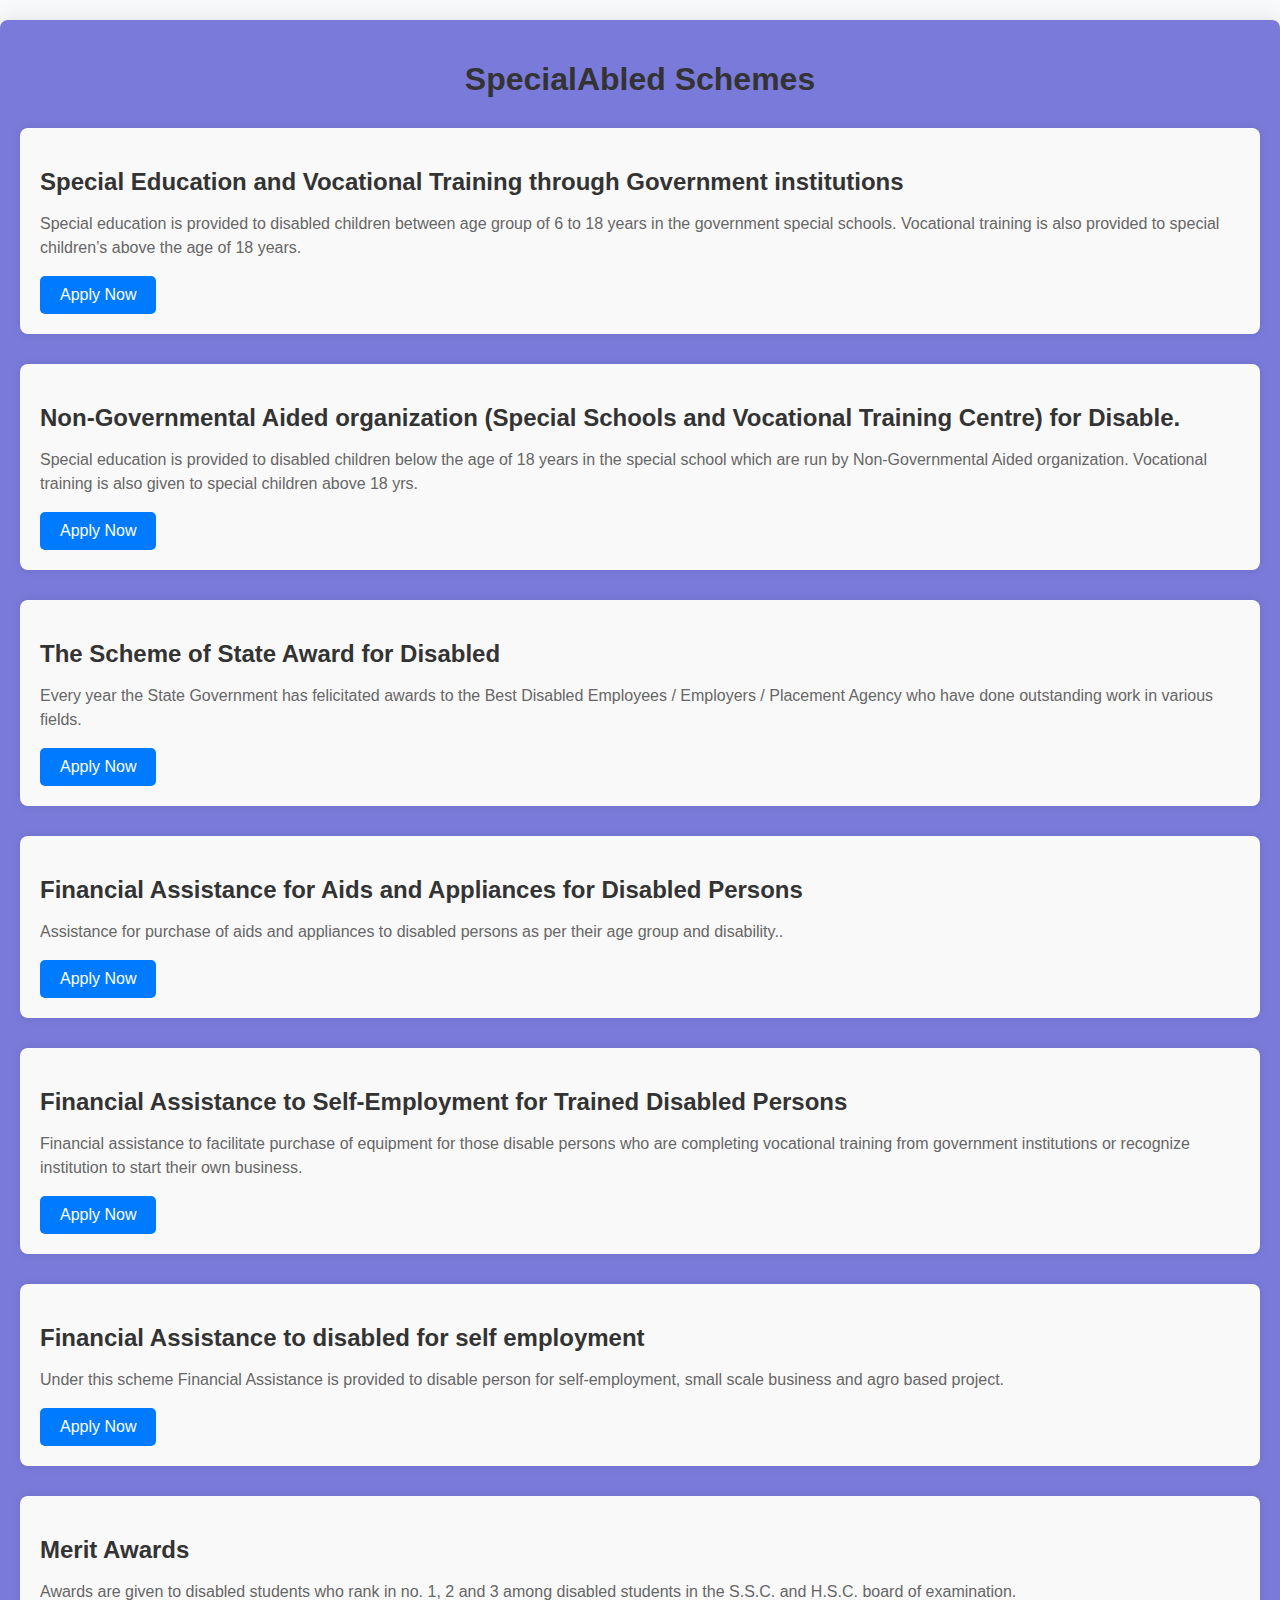
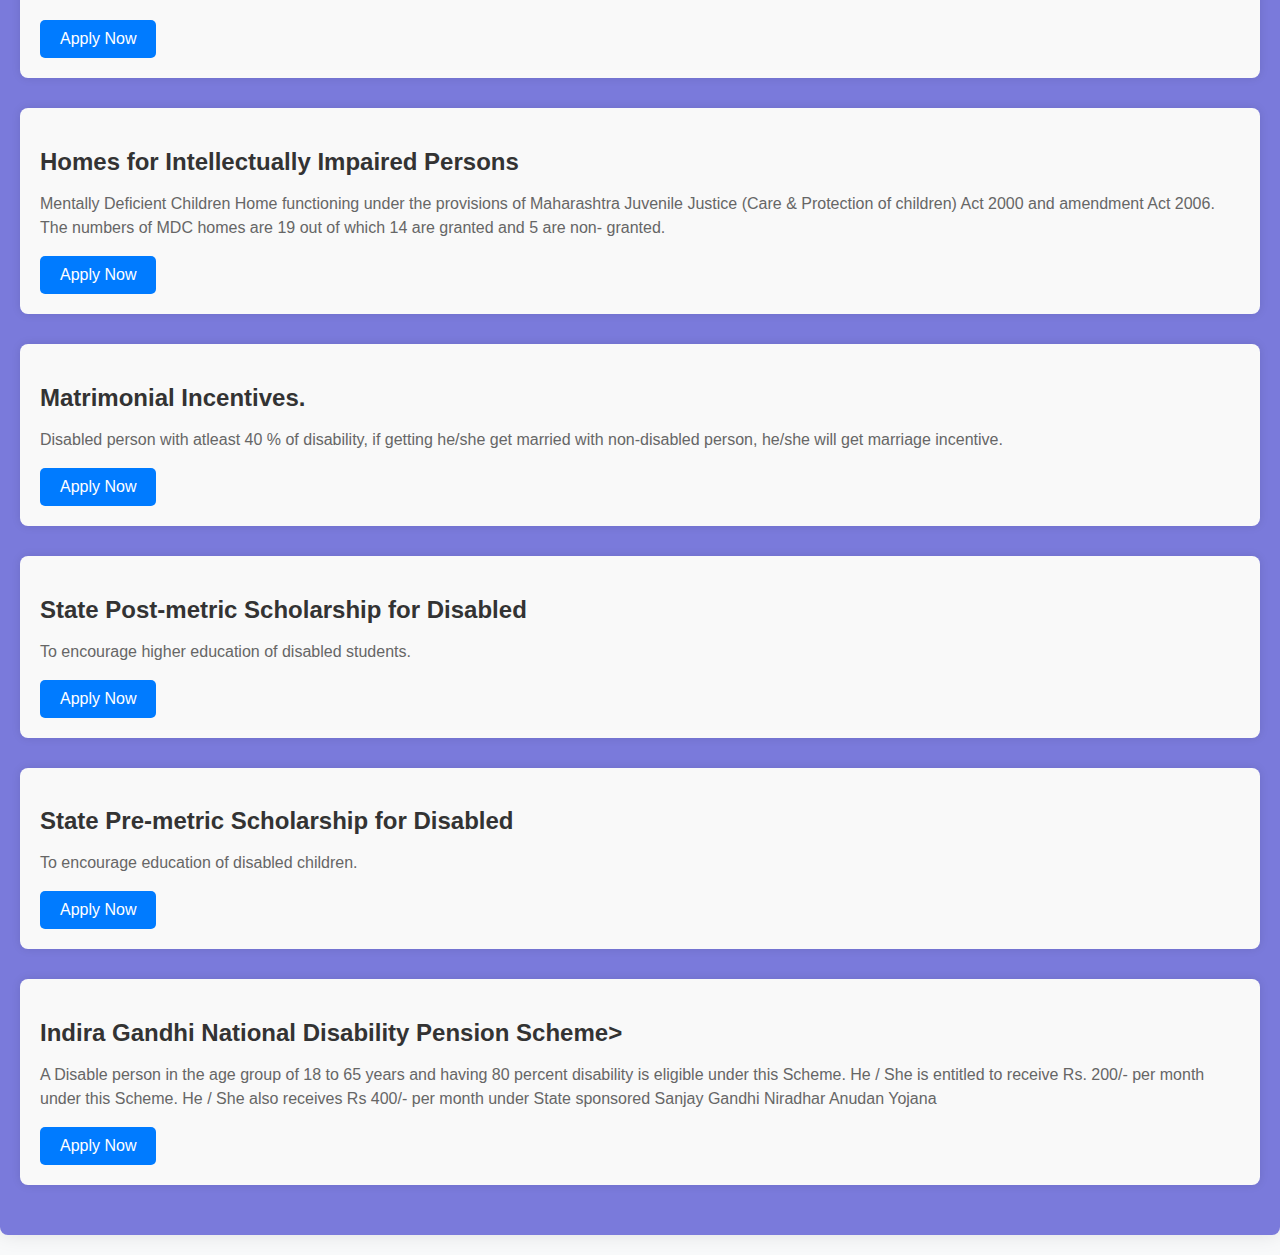
<file: allschemes/main/abled.html>
<!DOCTYPE html>
<html lang="en">
<head>
<meta charset="UTF-8">
<meta name="viewport" content="width=device-width, initial-scale=1.0">
<title>SpecialAbled Schemes</title>
<style>
body {
    font-family: Arial, sans-serif;
    background-color: #f8f9fa;
    margin: 0;
    padding: 0;
}

.container {
    max-width: 1470px;
    margin: 20px auto;
    padding: 20px;
    background-color: #7a7adb;
    border-radius: 8px;
    box-shadow: 0 0 20px rgba(0, 0, 0, 0.1);
}

h1 {
    color: #333;
    text-align: center;
    margin-bottom: 30px;
}
h2{
    text-decoration: none;
}

.scheme {
    margin-bottom: 30px;
    padding: 20px;
    background-color: #f9f9f9;
    border-radius: 8px;
    box-shadow: 0 0 10px rgba(0, 0, 0, 0.1);
    transition: transform 0.3s ease;
}

.scheme:hover {
    transform: translateY(-5px);
}

.scheme h2 {
    color: #333;
    margin-bottom: 10px;
}

.scheme p {
    color: #666;
    line-height: 1.5;
}

/* Button Style */
.button {
    display: inline-block;
    padding: 10px 20px;
    background-color: #007bff;
    color: #fff;
    text-decoration: none;
    border-radius: 5px;
    transition: background-color 0.3s ease;
}

.button:hover {
    background-color: #0056b3;
}


</style>
</head>
<body>

<div class="container">
    <h1>SpecialAbled Schemes</h1>
    
    <div class="scheme">
        <h2>Special Education and Vocational Training through Government institutions</h2>
        <p>Special education is provided to disabled children between age group of 6 to 18 years in the government special schools. Vocational training is also provided to special children’s above the age of 18 years.</p>
        <a href="https://www.myscheme.gov.in/schemes/sevtgi" class="button">Apply Now</a>
    </div>
    
    <div class="scheme">
        <h2>Non-Governmental Aided organization (Special Schools and Vocational Training Centre) for Disable. </h2>
        <p>Special education is provided to disabled children below the age of 18 years in the special school which are run by Non-Governmental Aided organization. Vocational training is also given to special children above 18 yrs.</p>
        <a href="https://www.myscheme.gov.in/schemes/ngaossandvtd" class="button">Apply Now</a>
    </div>
    
    <div class="scheme">
        <h2>The Scheme of State Award for Disabled</h2>
        <p>Every year the State Government has felicitated awards to the Best Disabled Employees / Employers / Placement Agency who have done outstanding work in various fields.</p>
        <a href="https://www.myscheme.gov.in/schemes/tssad" class="button">Apply Now</a>
    </div>
    
    <div class="scheme">
        <h2>Financial Assistance for Aids and Appliances for Disabled Persons</h2>
        <p>Assistance for purchase of aids and appliances to disabled persons as per their age group and disability..</p>
        <a href="https://www.myscheme.gov.in/schemes/faaadp" class="button">Apply Now</a>
    </div>

    <div class="scheme">
        <h2>Financial Assistance to Self-Employment for Trained Disabled Persons</h2>
        <p>Financial assistance to facilitate purchase of equipment for those disable persons who are completing vocational training from government institutions or recognize institution to start their own business.</p>
        <a href="https://www.myscheme.gov.in/schemes/fasetdp" class="button">Apply Now</a>
    </div>
    
    <div class="scheme">
        <h2>Financial Assistance to disabled for self employment</h2>
        <p> Under this scheme Financial Assistance is provided to disable person for self-employment, small scale business and agro based project.</p>
        <a href="https://www.myscheme.gov.in/schemes/fadse" class="button">Apply Now</a>
    </div>
    
    <div class="scheme">
        <h2>Merit Awards</h2>
        <p>Awards are given to disabled students who rank in no. 1, 2 and 3 among disabled students in the S.S.C. and H.S.C. board of examination.</p>
        <a href="https://www.myscheme.gov.in/schemes/ma-maha" class="button">Apply Now</a>
    </div>
    
    <div class="scheme">
        <h2>Homes for Intellectually Impaired Persons</h2>
        <p>Mentally Deficient Children Home functioning under the provisions of Maharashtra Juvenile Justice (Care & Protection of children) Act 2000 and amendment Act 2006. The numbers of MDC homes are 19 out of which 14 are granted and 5 are non- granted.</p>
        <a href="https://www.myscheme.gov.in/schemes/hiip" class="button">Apply Now</a>
    </div>
    
    <div class="scheme">
        <h2>Matrimonial Incentives.</h2>
        <p>Disabled person with atleast 40 % of disability, if getting he/she get married with non-disabled person, he/she will get marriage incentive.</p>
        <a href="https://www.myscheme.gov.in/schemes/mi-maha" class="button">Apply Now</a>
    </div>
    
    <div class="scheme">
        <h2>State Post-metric Scholarship for Disabled</h2>
        <p>To encourage higher education of disabled students.</p>
        <a href="https://www.myscheme.gov.in/schemes/spmsd" class="button">Apply Now</a>
    </div>
    
    <div class="scheme">
        <h2>State Pre-metric Scholarship for Disabled</h2>
        <p>To encourage education of disabled children.</p>
        <a href="https://www.myscheme.gov.in/schemes/spremsd" class="button">Apply Now</a>
    </div>
    
    <div class="scheme">
        <h2>Indira Gandhi National Disability Pension Scheme></h2>
        <p>A Disable person in the age group of 18 to 65 years and having 80 percent disability is eligible under this Scheme. He / She is entitled to receive Rs. 200/- per month under this Scheme. He / She also receives Rs 400/- per month under State sponsored Sanjay Gandhi Niradhar Anudan Yojana</p>
        <a href="https://digilocker.meripehchaan.gov.in/signin/oauth_partner/%252Foauth2%252F1%252Fconsent%253Flogo%253D1679484337_logo.png%2526acr%253Daadhaar%252Bmobile%2526response_type%253Dcode%2526client_id%253DJN4A657B18%2526state%253Dmyscheme%2526redirect_uri%253Dhttps%25253A%25252F%25252Fwww.myscheme.gov.in%25252Fapi%25252Fauth%25252Fdigilocker%25252Fcallback%2526code_challenge%253DZjk3NzU4NzUyZTY3YzhmMWRjYWVmMTc2MWNlYzAwMWQ2MDBiNjhmZDQ3M2E1MDgwMjE5OTVlY2MzNGQzZjZkYQ%2526code_challenge_method%253DS256%2526scope%253Dopenid%252Baddress%252Bpicture%2526orgid%253D018015%2526txn%253D6615765524f01oauth21712682581%2526hashkey%253D3fccc0f450cc0ee463519d785cc6c1421582f86b15894bd873a9de9dbbef0b5a%2526requst_pdf%253DY%2526app_name%253DbXlzY2hlbWU%25253D%2526signup%253Dsignup" class="button">Apply Now</a>
    </div>
    

</div>

</body>
</html>
</file>
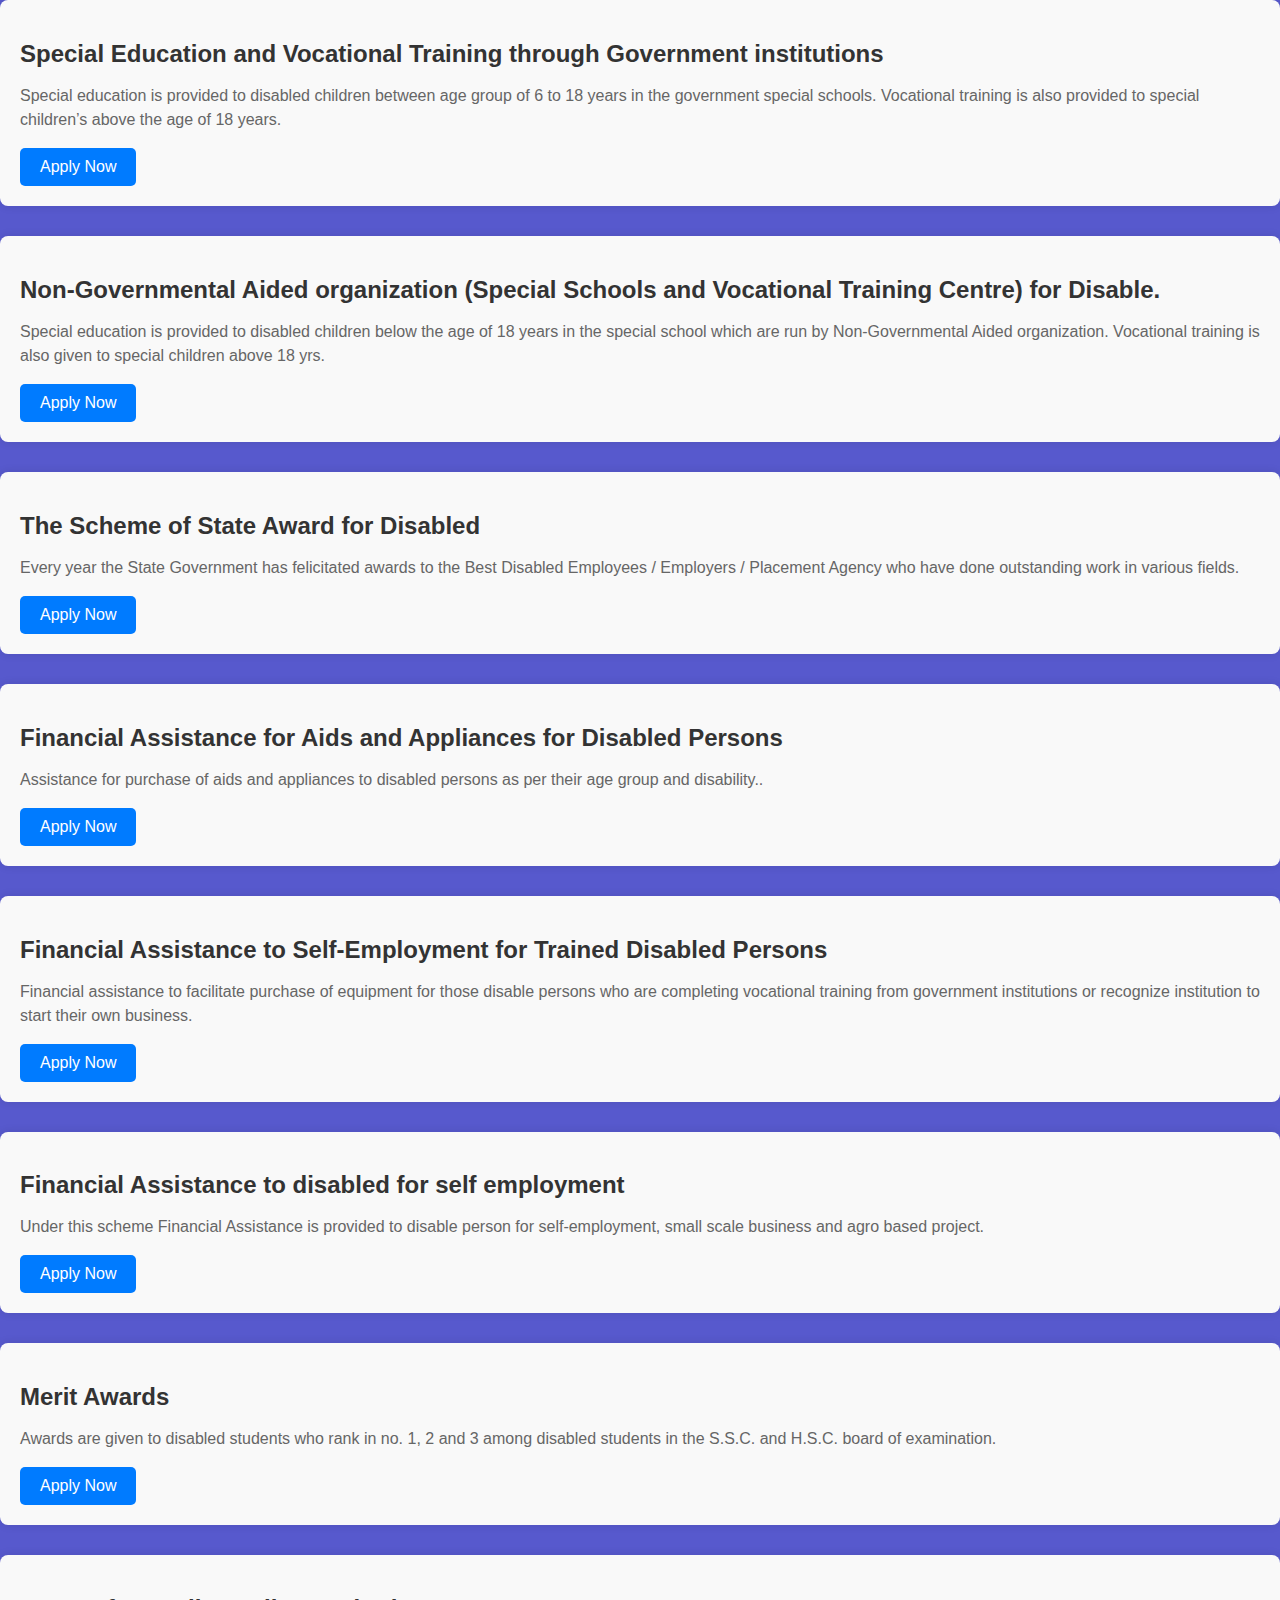
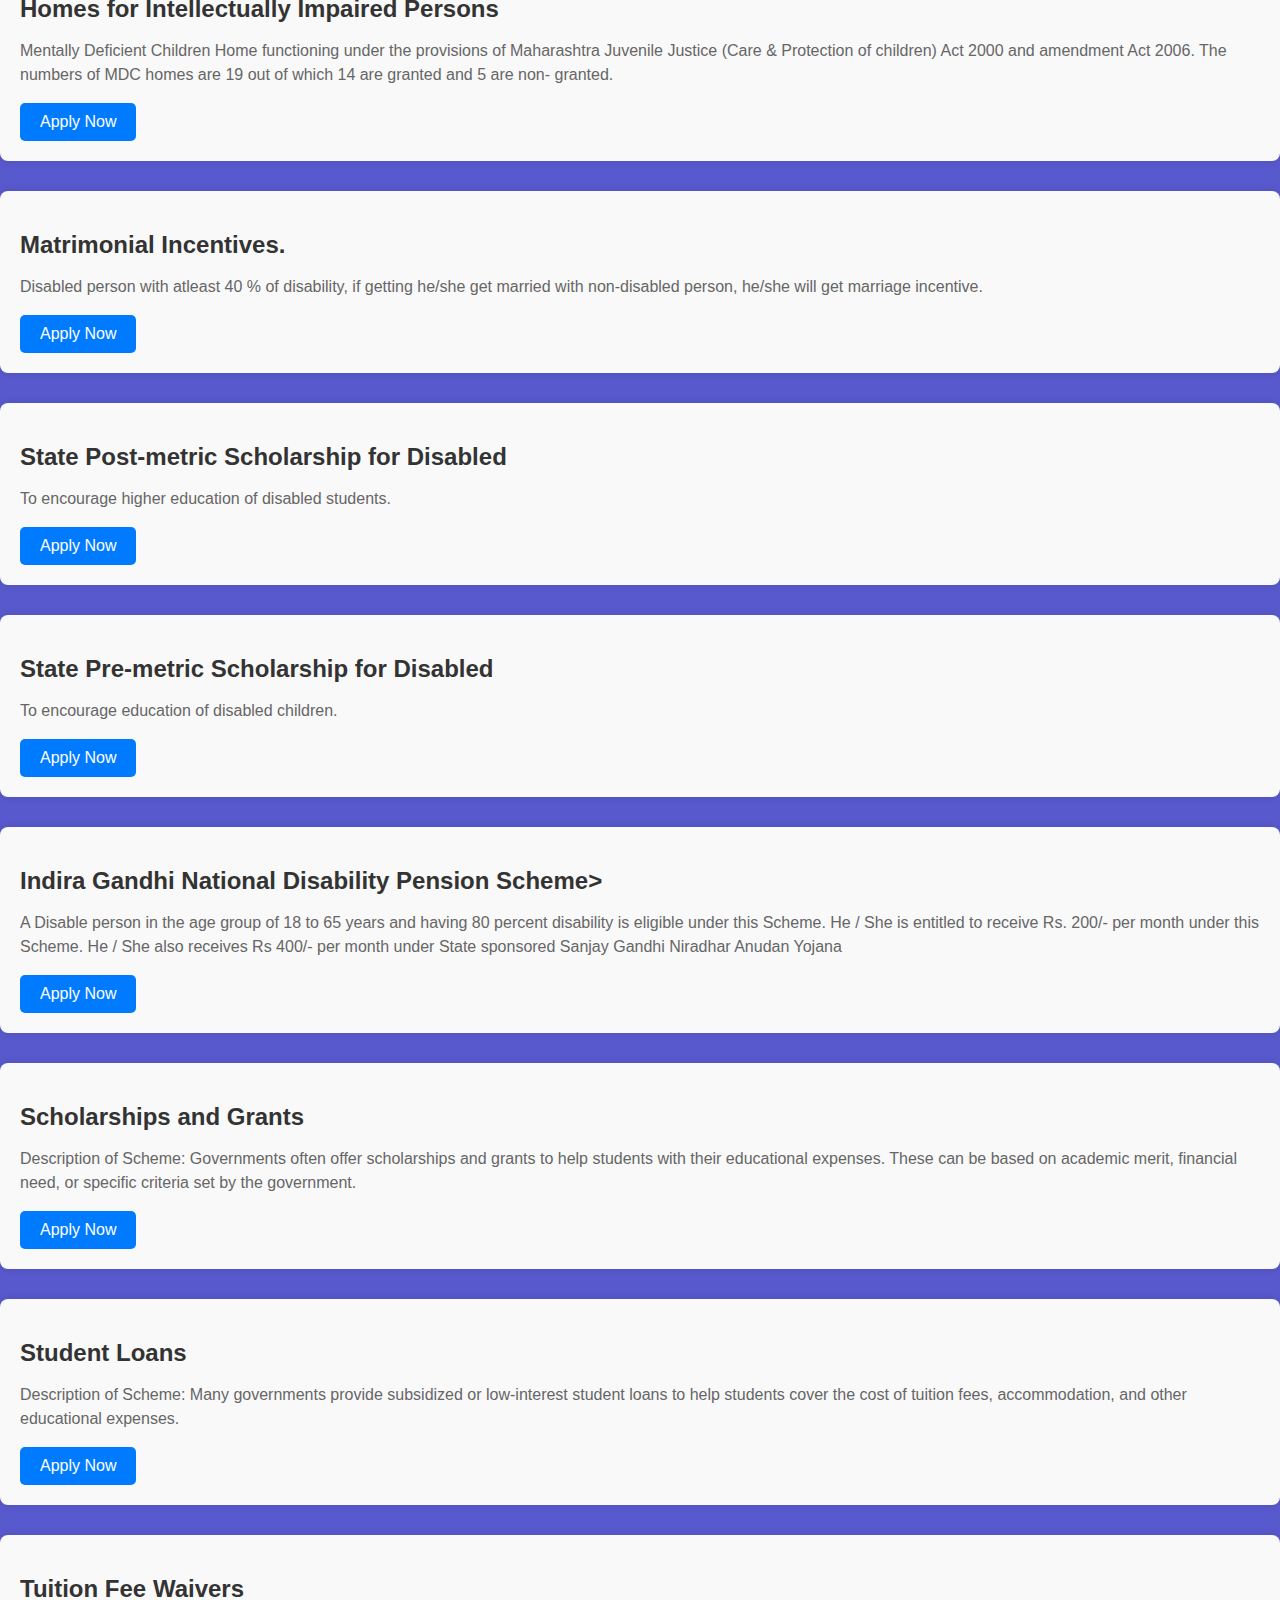
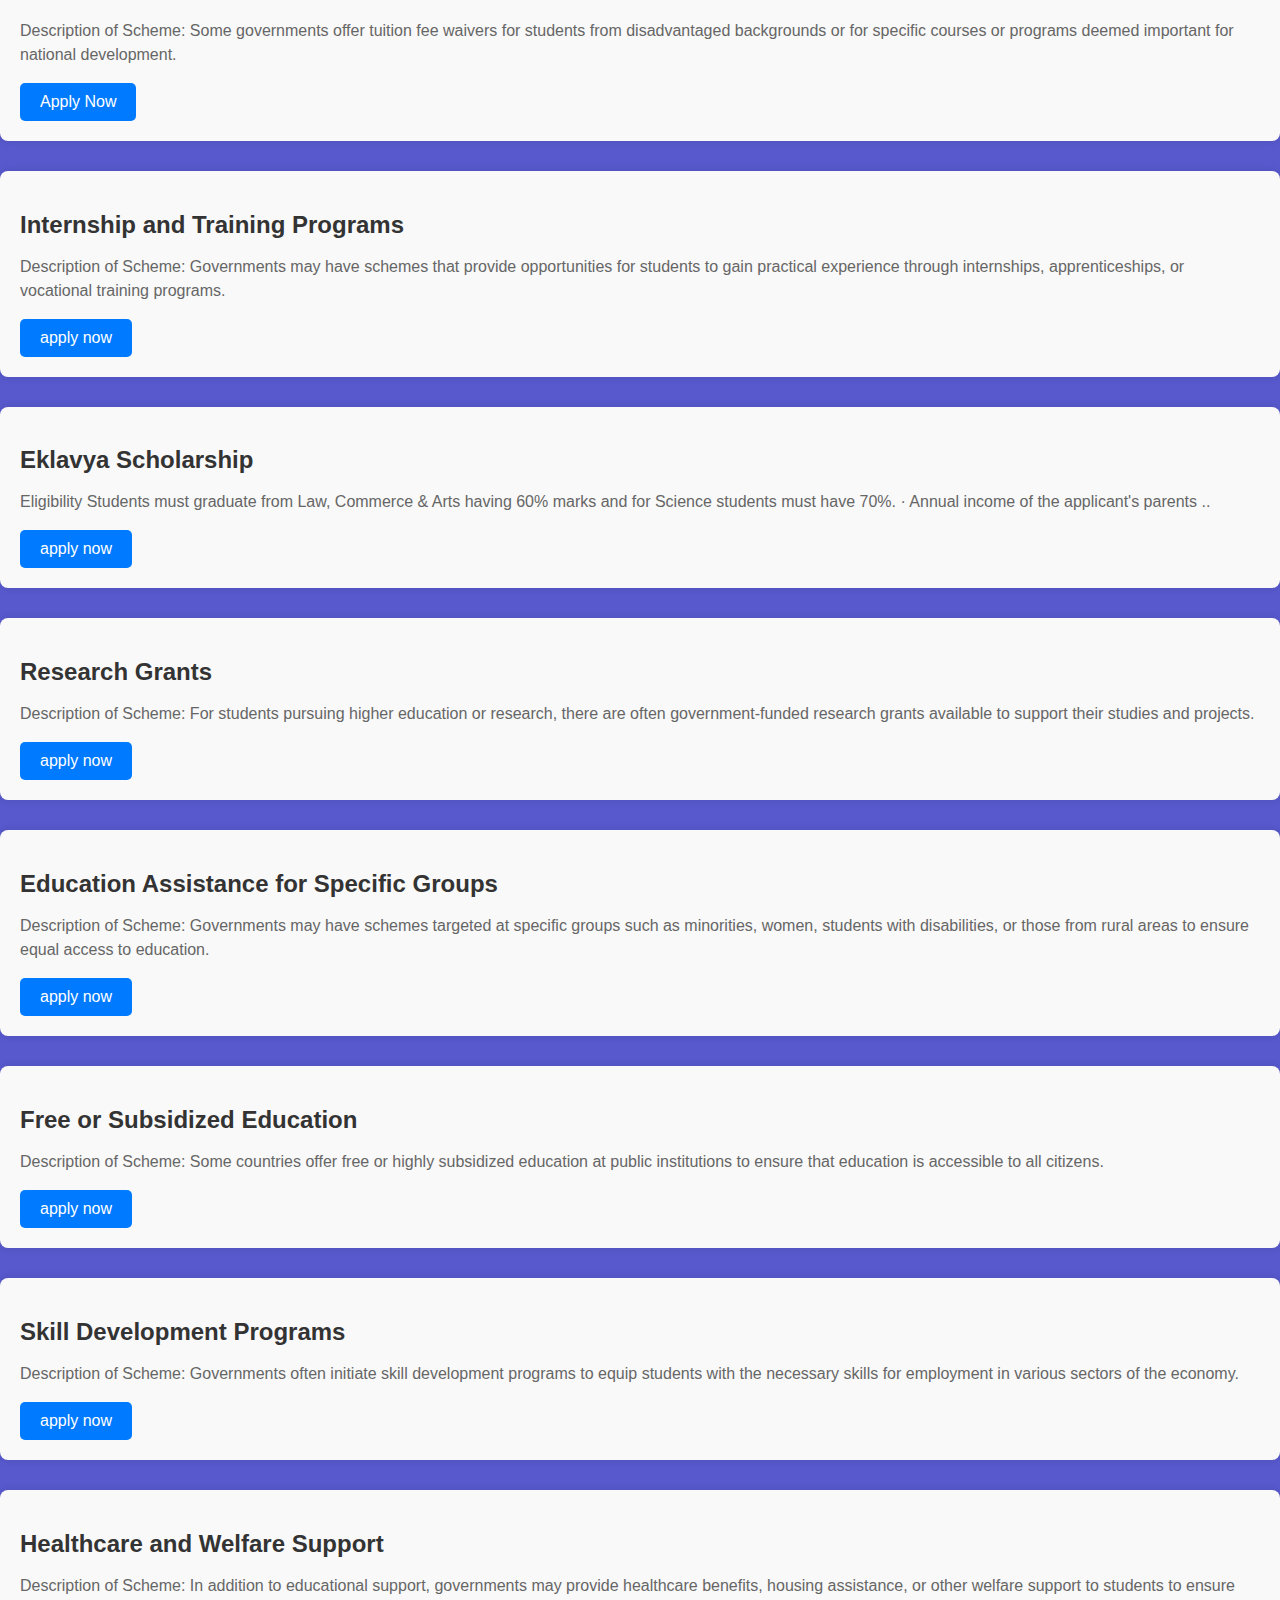
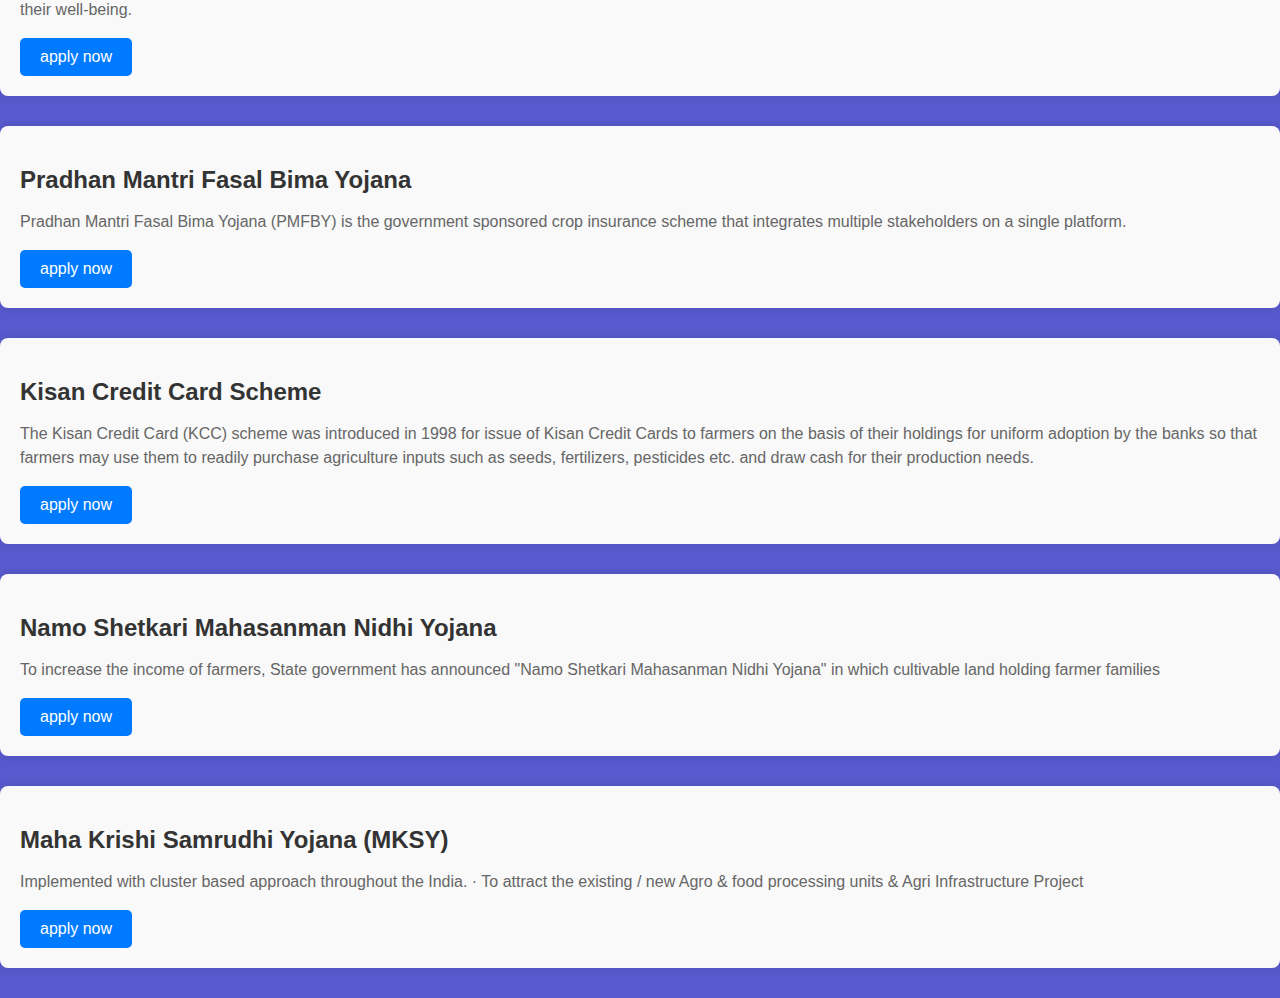
<file: allschemes/main/allscheme.html>
<!DOCTYPE html>
<html lang="en">
<head>
<meta charset="UTF-8">
<meta name="viewport" content="width=device-width, initial-scale=1.0">
<title>SpecialAbled Schemes</title>
<style>
body {
    font-family: Arial, sans-serif;
    background-color: #5759cd;
    margin: 0;
    padding: 0;
}

.container {
    max-width: 1470px;
    margin: 20px auto;
    padding: 20px;
    background-color: #fff;
    border-radius: 8px;
    box-shadow: 0 0 20px rgba(0, 0, 0, 0.1);
}

h1 {
    color: #333;
    text-align: center;
    margin-bottom: 30px;
}
h2{
    text-decoration: none;
}

.scheme {
    margin-bottom: 30px;
    padding: 20px;
    background-color: #f9f9f9;
    border-radius: 8px;
    box-shadow: 0 0 10px rgba(0, 0, 0, 0.1);
    transition: transform 0.3s ease;
}

.scheme:hover {
    transform: translateY(-5px);
}

.scheme h2 {
    color: #333;
    margin-bottom: 10px;
}

.scheme p {
    color: #666;
    line-height: 1.5;
}

/* Button Style */
.button {
    display: inline-block;
    padding: 10px 20px;
    background-color: #007bff;
    color: #fff;
    text-decoration: none;
    border-radius: 5px;
    transition: background-color 0.3s ease;
}

.button:hover {
    background-color: #0056b3;
}


</style>
</head>
<body>


    
    <div class="scheme">
        <h2>Special Education and Vocational Training through Government institutions</h2>
        <p>Special education is provided to disabled children between age group of 6 to 18 years in the government special schools. Vocational training is also provided to special children’s above the age of 18 years.</p>
        <a href="https://www.myscheme.gov.in/schemes/sevtgi" class="button">Apply Now</a>
    </div>

    
    <div class="scheme">
        <h2>Non-Governmental Aided organization (Special Schools and Vocational Training Centre) for Disable. </h2>
        <p>Special education is provided to disabled children below the age of 18 years in the special school which are run by Non-Governmental Aided organization. Vocational training is also given to special children above 18 yrs.</p>
        <a href="https://www.myscheme.gov.in/schemes/ngaossandvtd" class="button">Apply Now</a>
    </div>
    
    <div class="scheme">
        <h2>The Scheme of State Award for Disabled</h2>
        <p>Every year the State Government has felicitated awards to the Best Disabled Employees / Employers / Placement Agency who have done outstanding work in various fields.</p>
        <a href="https://www.myscheme.gov.in/schemes/tssad" class="button">Apply Now</a>
    </div>
    
    <div class="scheme">
        <h2>Financial Assistance for Aids and Appliances for Disabled Persons</h2>
        <p>Assistance for purchase of aids and appliances to disabled persons as per their age group and disability..</p>
        <a href="https://www.myscheme.gov.in/schemes/faaadp" class="button">Apply Now</a>
    </div>

    <div class="scheme">
        <h2>Financial Assistance to Self-Employment for Trained Disabled Persons</h2>
        <p>Financial assistance to facilitate purchase of equipment for those disable persons who are completing vocational training from government institutions or recognize institution to start their own business.</p>
        <a href="https://www.myscheme.gov.in/schemes/fasetdp" class="button">Apply Now</a>
    </div>
    
    <div class="scheme">
        <h2>Financial Assistance to disabled for self employment</h2>
        <p> Under this scheme Financial Assistance is provided to disable person for self-employment, small scale business and agro based project.</p>
        <a href="https://www.myscheme.gov.in/schemes/fadse" class="button">Apply Now</a>
    </div>
    
    <div class="scheme">
        <h2>Merit Awards</h2>
        <p>Awards are given to disabled students who rank in no. 1, 2 and 3 among disabled students in the S.S.C. and H.S.C. board of examination.</p>
        <a href="https://www.myscheme.gov.in/schemes/ma-maha" class="button">Apply Now</a>
    </div>
    
    <div class="scheme">
        <h2>Homes for Intellectually Impaired Persons</h2>
        <p>Mentally Deficient Children Home functioning under the provisions of Maharashtra Juvenile Justice (Care & Protection of children) Act 2000 and amendment Act 2006. The numbers of MDC homes are 19 out of which 14 are granted and 5 are non- granted.</p>
        <a href="https://www.myscheme.gov.in/schemes/hiip" class="button">Apply Now</a>
    </div>
    
    <div class="scheme">
        <h2>Matrimonial Incentives.</h2>
        <p>Disabled person with atleast 40 % of disability, if getting he/she get married with non-disabled person, he/she will get marriage incentive.</p>
        <a href="https://www.myscheme.gov.in/schemes/mi-maha" class="button">Apply Now</a>
    </div>
    
    <div class="scheme">
        <h2>State Post-metric Scholarship for Disabled</h2>
        <p>To encourage higher education of disabled students.</p>
        <a href="https://www.myscheme.gov.in/schemes/spmsd" class="button">Apply Now</a>
    </div>
    
    <div class="scheme">
        <h2>State Pre-metric Scholarship for Disabled</h2>
        <p>To encourage education of disabled children.</p>
        <a href="https://www.myscheme.gov.in/schemes/spremsd" class="button">Apply Now</a>
    </div>
    
    <div class="scheme">
        <h2>Indira Gandhi National Disability Pension Scheme></h2>
        <p>A Disable person in the age group of 18 to 65 years and having 80 percent disability is eligible under this Scheme. He / She is entitled to receive Rs. 200/- per month under this Scheme. He / She also receives Rs 400/- per month under State sponsored Sanjay Gandhi Niradhar Anudan Yojana</p>
        <a href="https://digilocker.meripehchaan.gov.in/signin/oauth_partner/%252Foauth2%252F1%252Fconsent%253Flogo%253D1679484337_logo.png%2526acr%253Daadhaar%252Bmobile%2526response_type%253Dcode%2526client_id%253DJN4A657B18%2526state%253Dmyscheme%2526redirect_uri%253Dhttps%25253A%25252F%25252Fwww.myscheme.gov.in%25252Fapi%25252Fauth%25252Fdigilocker%25252Fcallback%2526code_challenge%253DZjk3NzU4NzUyZTY3YzhmMWRjYWVmMTc2MWNlYzAwMWQ2MDBiNjhmZDQ3M2E1MDgwMjE5OTVlY2MzNGQzZjZkYQ%2526code_challenge_method%253DS256%2526scope%253Dopenid%252Baddress%252Bpicture%2526orgid%253D018015%2526txn%253D6615765524f01oauth21712682581%2526hashkey%253D3fccc0f450cc0ee463519d785cc6c1421582f86b15894bd873a9de9dbbef0b5a%2526requst_pdf%253DY%2526app_name%253DbXlzY2hlbWU%25253D%2526signup%253Dsignup" class="button">Apply Now</a>
    </div>
    <div class="scheme">
        <h2>Scholarships and Grants</h2>
        <p>Description of Scheme: Governments often offer scholarships and grants to help students with their educational expenses. These can be based on academic merit, financial need, or specific criteria set by the government.</p>
        <a href="https://students.ahzassociates.co.uk/study-in-uk-from-india?utm_campaign=Delhi%20Google%20Ads&utm_source=ppc&utm_term=study%20abroad&utm_campaign=India+(Delhi)+Upcoming+Intake+2024&utm_source=adwords&utm_medium=ppc&hsa_acc=2073440710&hsa_cam=21017076190&hsa_grp=160761494296&hsa_ad=695039627261&hsa_src=g&hsa_tgt=kwd-10529701&hsa_kw=study%20abroad&hsa_mt=b&hsa_net=adwords&hsa_ver=3&gad_source=1&gclid=CjwKCAjwt-OwBhBnEiwAgwzrUkC34CLJJpjcqnc4e0VzX9fGAYNzrfZn27Scx50e96b9ey7XSUNjrhoCB8AQAvD_BwE" class="button">Apply Now</a>
    </div>
    <div class="scheme">
        <h2>Student Loans</h2>
        <p>Description of Scheme: Many governments provide subsidized or low-interest student loans to help students cover the cost of tuition fees, accommodation, and other educational expenses.</p>
        <a href="" class="button">Apply Now</a>
    </div>
    
    <div class="scheme">
        <h2>Tuition Fee Waivers</h2>
        <p>Description of Scheme: Some governments offer tuition fee waivers for students from disadvantaged backgrounds or for specific courses or programs deemed important for national development.</p>
        <a href="https://www.studyindiascholarship.com/fee-waivers/" class="button">Apply Now</a>
    </div>
    
    <div class="scheme">
        <h2>Internship and Training Programs</h2>
        <p>Description of Scheme: Governments may have schemes that provide opportunities for students to gain practical experience through internships, apprenticeships, or vocational training programs.</p>
        <a href="https://easyshiksha.com/online_courses/internship" class="button">apply now</a>
    </div>

    <div class="scheme">
        <h2>Eklavya Scholarship</h2>
        <p>Eligibility Students must graduate from Law, Commerce & Arts having 60% marks and for Science students must have 70%. · Annual income of the applicant's parents ..</p>
        <a href="https://mahadbt.maharashtra.gov.in/SchemeData/SchemeData?str=E9DDFA703C38E51AB0BE07C3EC756406 " class="button">apply now<a>
     </div>

     <div class="scheme">
        <h2>Research Grants</h2>
        <p>Description of Scheme: For students pursuing higher education or research, there are often government-funded research grants available to support their studies and projects.</p>
        <a href="https://serb.gov.in/page/research_grants " class="button">apply now<a>
     </div>

     <div class="scheme">
        <h2>Education Assistance for Specific Groups</h2>
        <p>Description of Scheme: Governments may have schemes targeted at specific groups such as minorities, women, students with disabilities, or those from rural areas to ensure equal access to education.</p>
        <a href="https://sevasahayog.org/programs/shikshan-sahayya-yojana-educational-assistance-scheme/" class="button">apply now<a>
     </div>

     <div class="scheme">
        <h2>Free or Subsidized Education</h2>
        <p>Description of Scheme: Some countries offer free or highly subsidized education at public institutions to ensure that education is accessible to all citizens.</p>
        <a href="https://www.right-to-education.org/issue-page/free-education" class="button">apply now<a>
     </div>

     <div class="scheme">
        <h2>Skill Development Programs</h2>
        <p>Description of Scheme: Governments often initiate skill development programs to equip students with the necessary skills for employment in various sectors of the economy.</p>
        <a href="https://nsdcindia.org/" class="button">apply now<a>
     </div>

     <div class="scheme">
        <h2>Healthcare and Welfare Support</h2>
        <p>Description of Scheme: In addition to educational support, governments may provide healthcare benefits, housing assistance, or other welfare support to students to ensure their well-being.</p>
        <a href="https://main.mohfw.gov.in/major-programmes/poor-patients-financial-support" class="button">apply now<a>
     </div>

     <div class="scheme">
        <h2>Pradhan Mantri Fasal Bima Yojana</h2>
        <p>Pradhan Mantri Fasal Bima Yojana (PMFBY) is the government sponsored crop insurance scheme that integrates multiple stakeholders on a single platform.</p>
        <a href="https://pmfby.gov.in" class="button">apply now<a>
     </div>

     <div class="scheme">
        <h2>Kisan Credit Card Scheme</h2>
        <p>The Kisan Credit Card (KCC) scheme was introduced in 1998 for issue of Kisan Credit Cards to farmers on the basis of their holdings for uniform adoption by the banks so that farmers may use them to readily purchase agriculture inputs such as seeds, fertilizers, pesticides etc. and draw cash for their production needs.</p>
        <a href="//www.nabard.org/english/kcc.aspx" class="button">apply now<a>
     </div>

     <div class="scheme">
        <h2>Namo Shetkari Mahasanman Nidhi Yojana</h2>
        <p>To increase the income of farmers, State government has announced "Namo Shetkari Mahasanman Nidhi Yojana" in which cultivable land holding farmer families</p>
        <a href="https://www.myscheme.gov.in"class="button">apply now<a>
     </div>

     <div class="scheme">
        <h2>Maha Krishi Samrudhi Yojana (MKSY)</h2>
        <p>Implemented with cluster based approach throughout the India. · To attract the existing / new Agro & food processing units & Agri Infrastructure Project </p>
        <a href="https://bankofmaharashtra.in " class="button">apply now<a>
     </div>

     
</div>

</body>
</htm
</file>
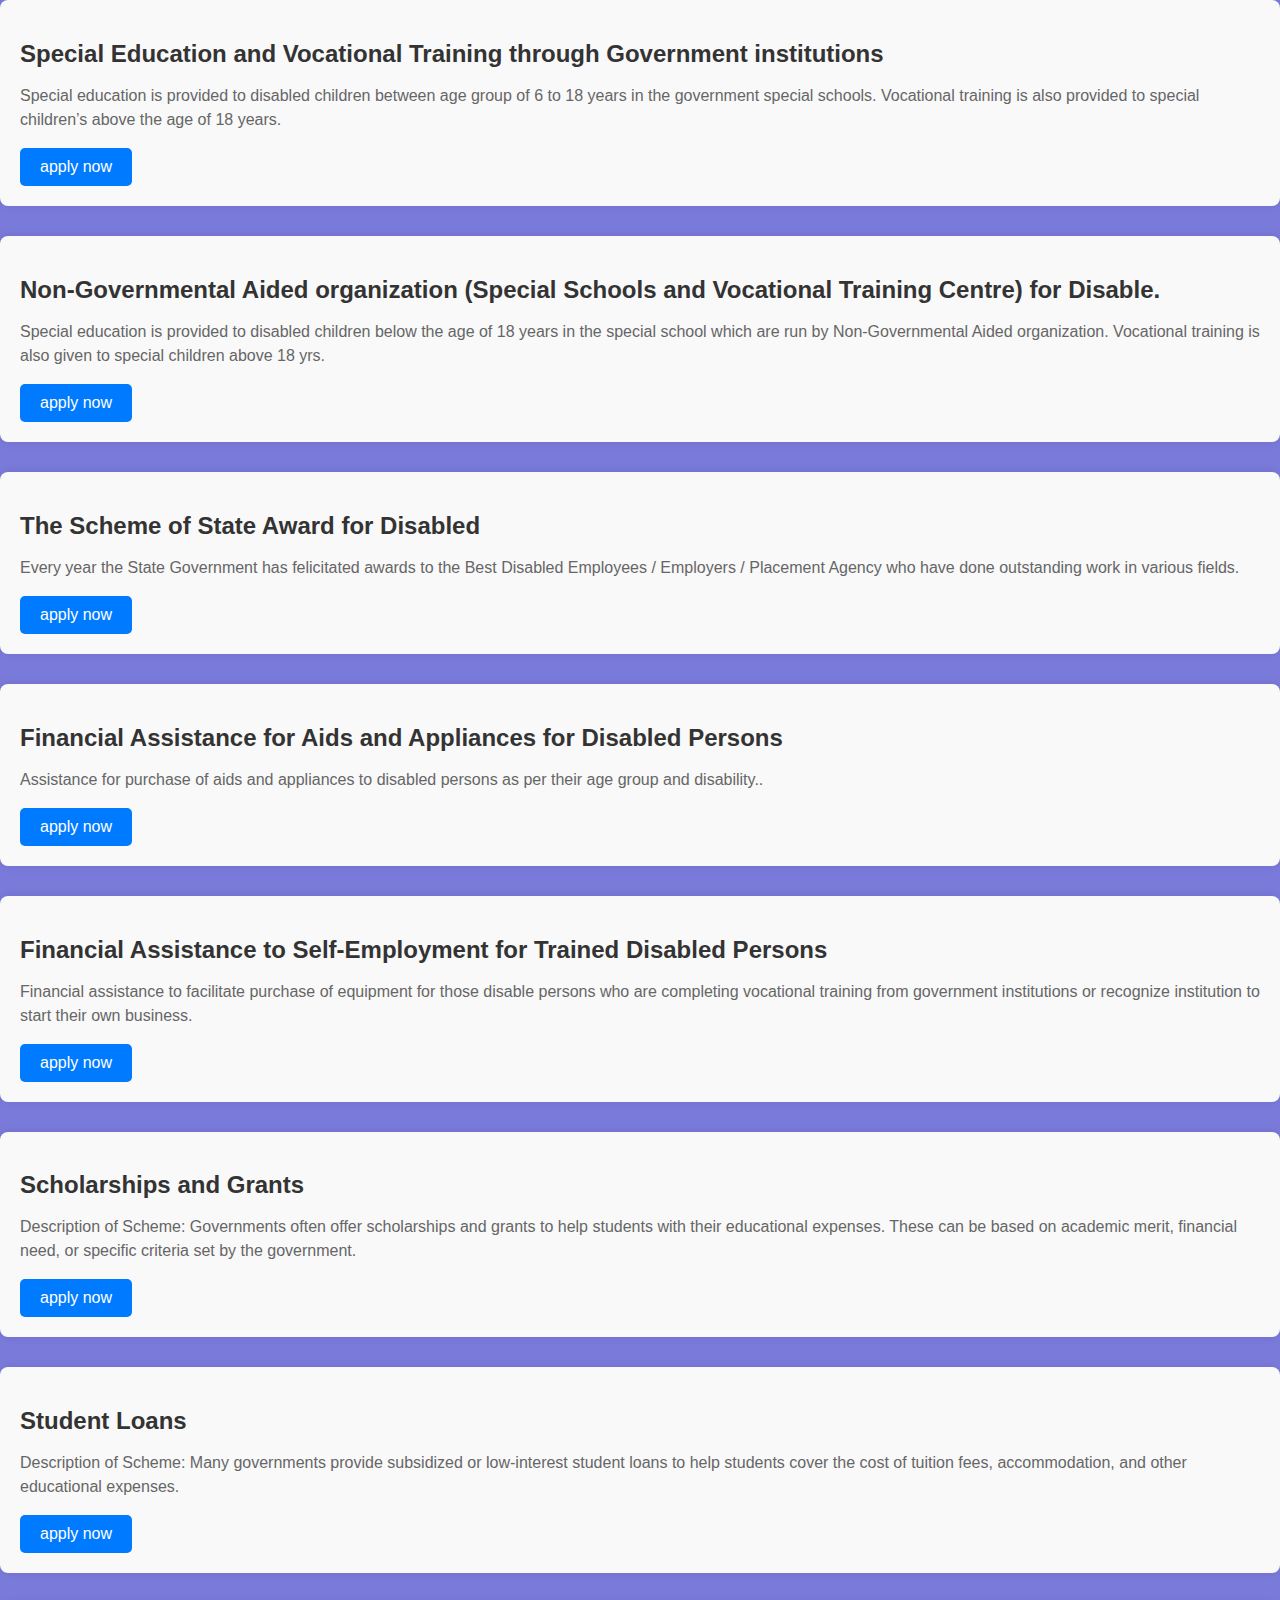
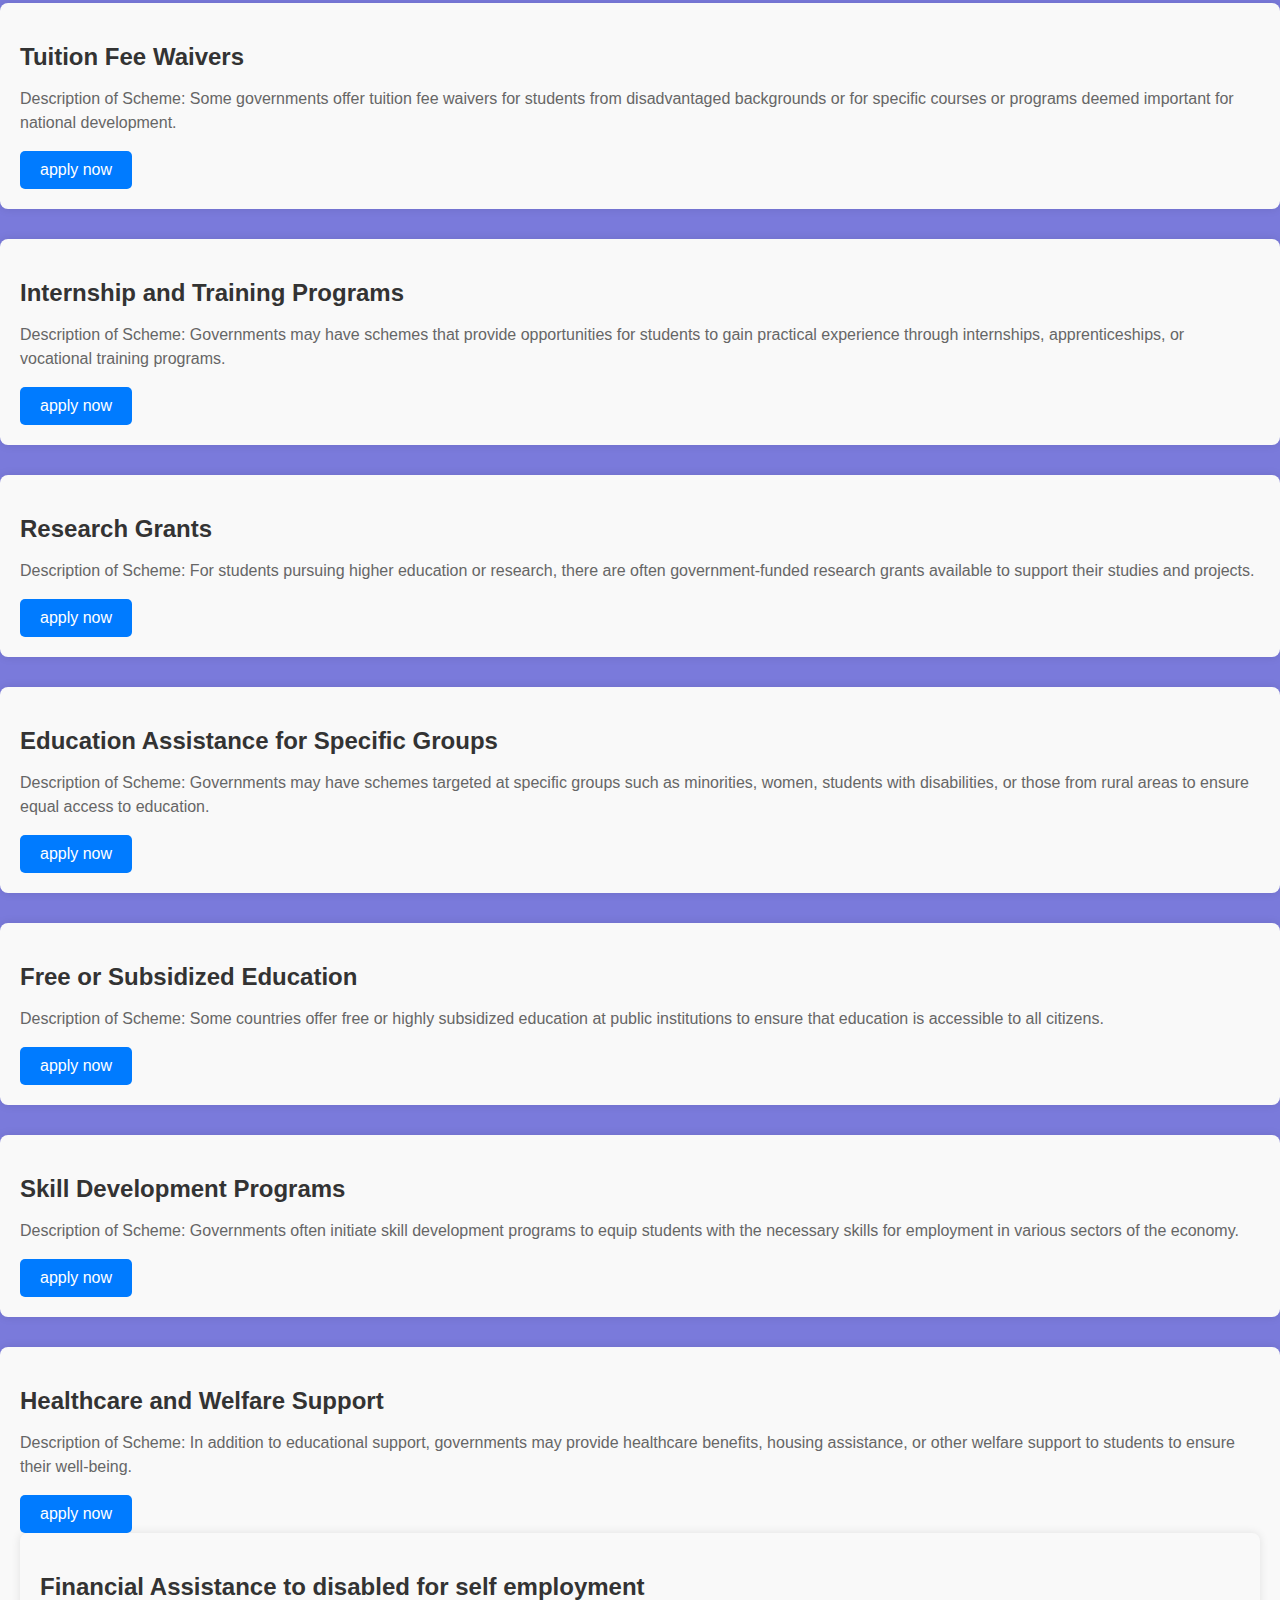
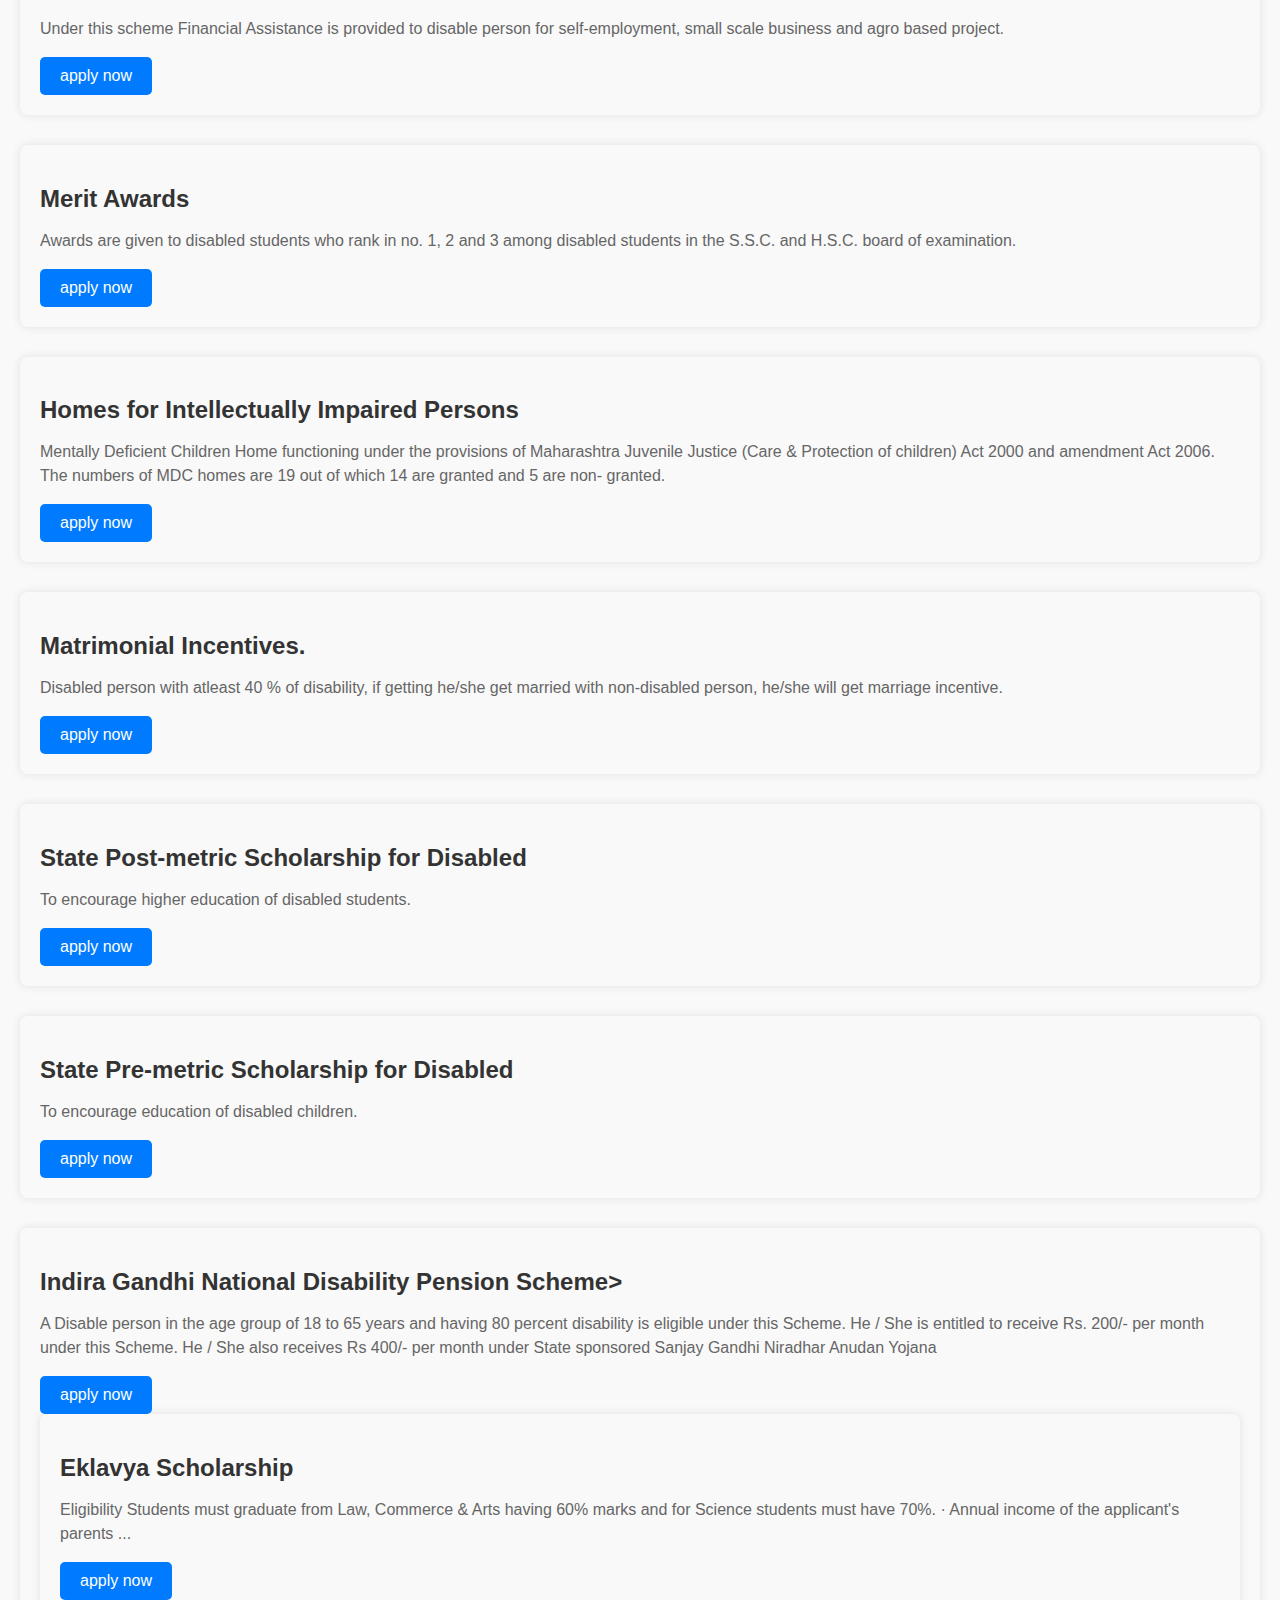
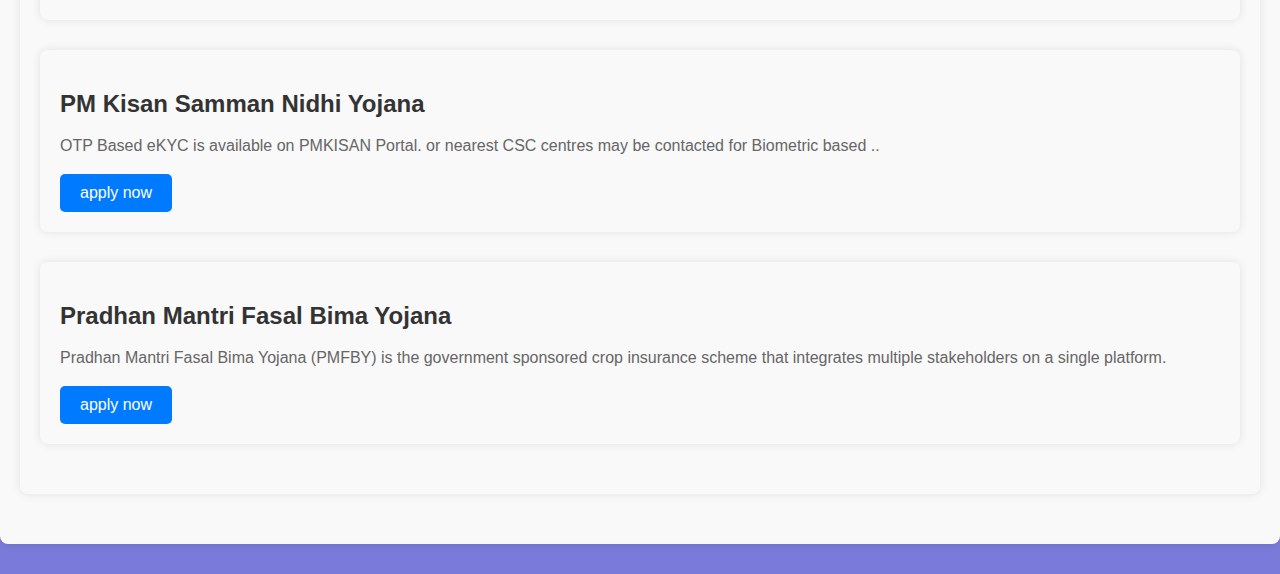
<file: allschemes/main/allschemes.html>
<!DOCTYPE html>
<html lang="en">
<head>
    <meta charset="UTF-8">
    <meta name="viewport" content="width=device-width, initial-scale=1.0">
    <title>Vertical Navigation Bar</title>
   
    
   
</head>
<body>
    <style>
        body {
    font-family: Arial, sans-serif;
    background-color: #7a7adb;
    margin: 0;
    padding: 0;
}

.container {
    max-width: 800px;
    margin: 20px auto;
    padding: 20px;
    background-color: #fff;
    border-radius: 8px;
    box-shadow: 0 0 20px rgba(0, 0, 0, 0.1);
}

h1 {
    color: #333;
    text-align: center;
    margin-bottom: 30px;
}
h2{
    text-decoration: none;
}

.scheme {
    margin-bottom: 30px;
    padding: 20px;
    background-color: #f9f9f9;
    border-radius: 8px;
    box-shadow: 0 0 10px rgba(0, 0, 0, 0.1);
    transition: transform 0.3s ease;
}

.scheme:hover {
    transform: translateY(-5px);
}

.scheme h2 {
    color: #333;
    margin-bottom: 10px;
}

.scheme p {
    color: #666;
    line-height: 1.5;
}

/* Button Style */
.button {
    display: inline-block;
    padding: 10px 20px;
    background-color: #007bff;
    color: #fff;
    text-decoration: none;
    border-radius: 5px;
    transition: background-color 0.3s ease;
}

.button:hover {
    background-color: #0056b3;
}

    </style>


</div>

    </div>
    <div class="scheme">
        <h2>Special Education and Vocational Training through Government institutions</h2>
        <p>Special education is provided to disabled children between age group of 6 to 18 years in the government special schools. Vocational training is also provided to special children’s above the age of 18 years.</p>
        <a href="https://www.myscheme.gov.in/schemes/sevtgi" class="button">apply now<a>
    </div>
    
    <div class="scheme">
        <h2>Non-Governmental Aided organization (Special Schools and Vocational Training Centre) for Disable. </h2>
        <p>Special education is provided to disabled children below the age of 18 years in the special school which are run by Non-Governmental Aided organization. Vocational training is also given to special children above 18 yrs.</p>
        <a href="https://www.myscheme.gov.in/schemes/ngaossandvtd" class="button">apply now</a>
    </div>
    
    <div class="scheme">
        <h2>The Scheme of State Award for Disabled</h2>
        <p>Every year the State Government has felicitated awards to the Best Disabled Employees / Employers / Placement Agency who have done outstanding work in various fields.</p>
        <a href="https://www.myscheme.gov.in/schemes/tssad" class="button">apply now</a>
    </div>
    
    <div class="scheme">
        <h2>Financial Assistance for Aids and Appliances for Disabled Persons</h2>
        <p>Assistance for purchase of aids and appliances to disabled persons as per their age group and disability..</p>
        <a href="https://www.myscheme.gov.in/schemes/faaadp" class="button">apply now</a>
    </div>

    <div class="scheme">
        <h2>Financial Assistance to Self-Employment for Trained Disabled Persons</h2>
        <p>Financial assistance to facilitate purchase of equipment for those disable persons who are completing vocational training from government institutions or recognize institution to start their own business.</p>
        <a href="https://www.myscheme.gov.in/schemes/fasetdp" class="button">apply now</a>
    </div>
    <div class="scheme">
        <h2>Scholarships and Grants</h2>
        <p>Description of Scheme: Governments often offer scholarships and grants to help students with their educational expenses. These can be based on academic merit, financial need, or specific criteria set by the government.</p>
        <a href="https://students.ahzassociates.co.uk/study-in-uk-from-india?utm_campaign=Delhi%20Google%20Ads&utm_source=ppc&utm_term=study%20abroad&utm_campaign=India+(Delhi)+Upcoming+Intake+2024&utm_source=adwords&utm_medium=ppc&hsa_acc=2073440710&hsa_cam=21017076190&hsa_grp=160761494296&hsa_ad=695039627261&hsa_src=g&hsa_tgt=kwd-10529701&hsa_kw=study%20abroad&hsa_mt=b&hsa_net=adwords&hsa_ver=3&gad_source=1&gclid=CjwKCAjwt-OwBhBnEiwAgwzrUkC34CLJJpjcqnc4e0VzX9fGAYNzrfZn27Scx50e96b9ey7XSUNjrhoCB8AQAvD_BwE" class="button">apply now</a> 
    </div>

    <div class="scheme">
        <h2>Student Loans</h2>
        <p>Description of Scheme: Many governments provide subsidized or low-interest student loans to help students cover the cost of tuition fees, accommodation, and other educational expenses.</p>
        <a href="https://unicreds.com/check-your-loan-eligibility?utm_source=google&utm_medium=cpc&utm_campaign=src-generic-geo-india&utm_term=edu%20loan&utm_content=education-broad&gad_source=1&gclid=CjwKCAjwt-OwBhBnEiwAgwzrUp4TVufTK0fbqWWkZjGZGO8Fjv9x4xgn3JKlLxZtrSJNHIX_SYfcjxoCEeYQAvD_BwE" class="button">apply now</a>
    </div>

    <div class="scheme">
        <h2>Tuition Fee Waivers</h2>
        <p>Description of Scheme: Some governments offer tuition fee waivers for students from disadvantaged backgrounds or for specific courses or programs deemed important for national development.</p>
        <a href="https://www.studyindiascholarship.com/fee-waivers/" class="button">apply now</a>
    </div>

    <div class="scheme">
        <h2>Internship and Training Programs</h2>
        <p>Description of Scheme: Governments may have schemes that provide opportunities for students to gain practical experience through internships, apprenticeships, or vocational training programs.</p>
        <a href="https://easyshiksha.com/online_courses/internship" class="button">apply now</a>
    </div>

    <div class="scheme">
        <h2>Research Grants</h2>
        <p>Description of Scheme: For students pursuing higher education or research, there are often government-funded research grants available to support their studies and projects.</p>
        <a href="https://serb.gov.in/page/research_grants" class="button">apply now</a>
    </div>

    <div class="scheme">
        <h2>Education Assistance for Specific Groups</h2>
        <p>Description of Scheme: Governments may have schemes targeted at specific groups such as minorities, women, students with disabilities, or those from rural areas to ensure equal access to education.</p>
        <a href="https://sevasahayog.org/programs/shikshan-sahayya-yojana-educational-assistance-scheme/" class="button">apply now</a>
    </div>

    <div class="scheme">
        <h2>Free or Subsidized Education</h2>
        <p>Description of Scheme: Some countries offer free or highly subsidized education at public institutions to ensure that education is accessible to all citizens.</p>
        <a href="https://www.right-to-education.org/issue-page/free-education" class="button">apply now</a>
    </div>

    <div class="scheme">
        <h2>Skill Development Programs</h2>
        <p>Description of Scheme: Governments often initiate skill development programs to equip students with the necessary skills for employment in various sectors of the economy.</p>
        <a href="https://nsdcindia.org/" class="button">apply now</a>
    </div>

    <div class="scheme">
        <h2>Healthcare and Welfare Support</h2>
        <p>Description of Scheme: In addition to educational support, governments may provide healthcare benefits, housing assistance, or other welfare support to students to ensure their well-being.</p>
        <a href="https://main.mohfw.gov.in/major-programmes/poor-patients-financial-support" class="button">apply now</a>
    
    <div class="scheme">
        <h2>Financial Assistance to disabled for self employment</h2>
        <p> Under this scheme Financial Assistance is provided to disable person for self-employment, small scale business and agro based project.</p>
        <a href="https://www.myscheme.gov.in/schemes/fadse" class="button">apply now</a>
    </div>
    
    <div class="scheme">
        <h2>Merit Awards</h2>
        <p>Awards are given to disabled students who rank in no. 1, 2 and 3 among disabled students in the S.S.C. and H.S.C. board of examination.</p>
        <a href="https://www.myscheme.gov.in/schemes/ma-maha" class="button">apply now</a>
    </div>
    
    <div class="scheme">
        <h2>Homes for Intellectually Impaired Persons</h2>
        <p>Mentally Deficient Children Home functioning under the provisions of Maharashtra Juvenile Justice (Care & Protection of children) Act 2000 and amendment Act 2006. The numbers of MDC homes are 19 out of which 14 are granted and 5 are non- granted.</p>
        <a href="https://www.myscheme.gov.in/schemes/hiip" class="button">apply now</a>
    </div>
    
    <div class="scheme">
        <h2>Matrimonial Incentives.</h2>
        <p>Disabled person with atleast 40 % of disability, if getting he/she get married with non-disabled person, he/she will get marriage incentive.</p>
        <a href="https://www.myscheme.gov.in/schemes/mi-maha" class="button">apply now</a>
    </div>
    
    <div class="scheme">
        <h2>State Post-metric Scholarship for Disabled</h2>
        <p>To encourage higher education of disabled students.</p>
        <a href="https://www.myscheme.gov.in/schemes/spmsd" class="button">apply now</a>
    </div>
    
    <div class="scheme">
        <h2>State Pre-metric Scholarship for Disabled</h2>
        <p>To encourage education of disabled children.</p>
        <a href="https://www.myscheme.gov.in/schemes/spremsd" class="button">apply now</a>
    </div>
    
    <div class="scheme">
        <h2>Indira Gandhi National Disability Pension Scheme></h2>
        <p>A Disable person in the age group of 18 to 65 years and having 80 percent disability is eligible under this Scheme. He / She is entitled to receive Rs. 200/- per month under this Scheme. He / She also receives Rs 400/- per month under State sponsored Sanjay Gandhi Niradhar Anudan Yojana</p>
        <a href="https://digilocker.meripehchaan.gov.in/signin/oauth_partner/%252Foauth2%252F1%252Fconsent%253Flogo%253D1679484337_logo.png%2526acr%253Daadhaar%252Bmobile%2526response_type%253Dcode%2526client_id%253DJN4A657B18%2526state%253Dmyscheme%2526redirect_uri%253Dhttps%25253A%25252F%25252Fwww.myscheme.gov.in%25252Fapi%25252Fauth%25252Fdigilocker%25252Fcallback%2526code_challenge%253DZjk3NzU4NzUyZTY3YzhmMWRjYWVmMTc2MWNlYzAwMWQ2MDBiNjhmZDQ3M2E1MDgwMjE5OTVlY2MzNGQzZjZkYQ%2526code_challenge_method%253DS256%2526scope%253Dopenid%252Baddress%252Bpicture%2526orgid%253D018015%2526txn%253D6615765524f01oauth21712682581%2526hashkey%253D3fccc0f450cc0ee463519d785cc6c1421582f86b15894bd873a9de9dbbef0b5a%2526requst_pdf%253DY%2526app_name%253DbXlzY2hlbWU%25253D%2526signup%253Dsignup" class="button">apply now</a>
        <div>
        <div class="scheme">
            <h2>Eklavya Scholarship</h2>
            <p>Eligibility Students must graduate from Law, Commerce & Arts having 60% marks and for Science students must have 70%. · Annual income of the applicant's parents ...</p>
            <a href= "https://mahadbt.maharashtra.gov.in/SchemeData/SchemeData?str=E9DDFA703C38E51AB0BE07C3EC756406 " class="button">apply now</a>
        </div>
    

        <div class="scheme">
            <h2>PM Kisan Samman Nidhi Yojana</h2>
            <p>OTP Based eKYC is available on PMKISAN Portal. or nearest CSC centres may be contacted for Biometric based ..</p>
            <a href="https://pmkisan.gov.in/"class="button">apply now</a>
        </div>

        <div class="scheme">
            <h2>Pradhan Mantri Fasal Bima Yojana</h2>
            <p>Pradhan Mantri Fasal Bima Yojana (PMFBY) is the government sponsored crop insurance scheme that integrates multiple stakeholders on a single platform.</p>
            <a href="https://pmfby.gov.in" class="button">apply now</a>
        </div>

    

       
        </div>
       
       

</body>
</html>
</file>
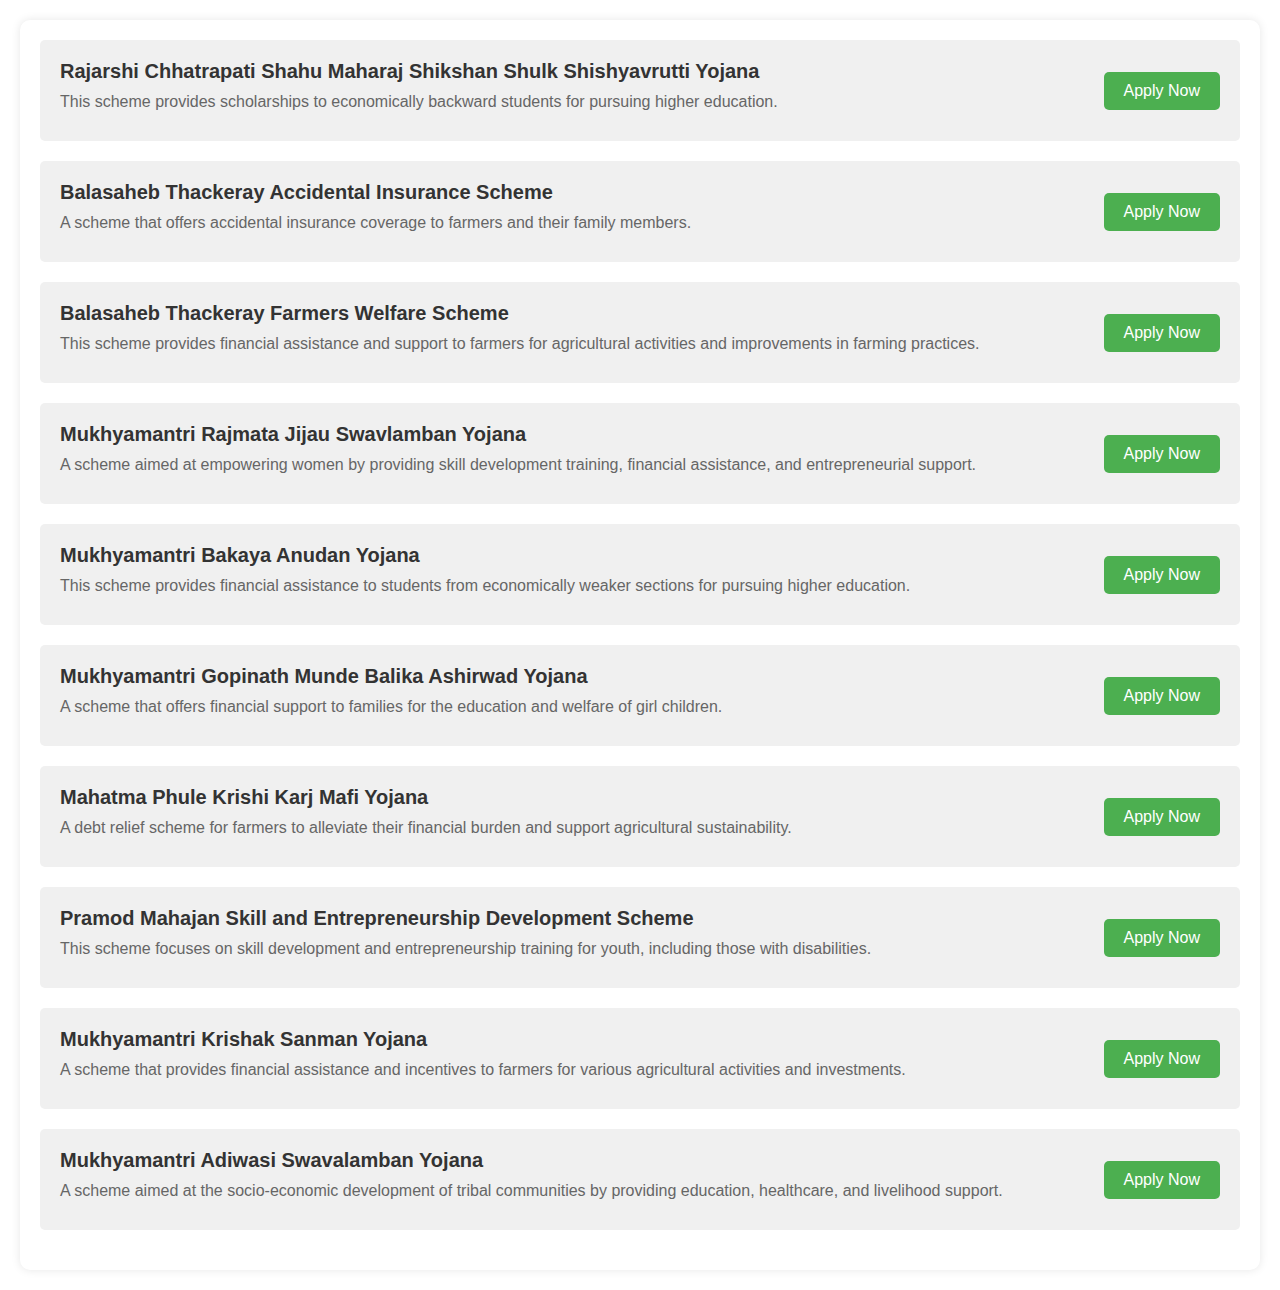
<file: allschemes/main/chat.html>
<!DOCTYPE html>
<html lang="en">
<head>
<meta charset="UTF-8">
<meta name="viewport" content="width=device-width, initial-scale=1.0">
<title>Your Webpage Title</title>
<style>
    body {
        margin: 0;
        padding: 0;
        font-family: Arial, sans-serif;
    }
    .container {
        max-width: 1200px;
        margin: 20px auto;
        padding: 20px;
        background-color: #fff;
        border-radius: 10px;
        box-shadow: 0 0 10px rgba(0, 0, 0, 0.1);
    }
    .scheme-card {
        margin-bottom: 20px;
        padding: 20px;
        background-color: #f0f0f0;
        border-radius: 5px;
        display: flex;
        justify-content: space-between;
        align-items: center;
    }
    .scheme-title {
        font-size: 20px;
        font-weight: bold;
        color: #333;
        margin-bottom: 10px;
    }
    .scheme-description {
        font-size: 16px;
        color: #666;
        margin-bottom: 10px;
    }
    .apply-button {
        background-color: #4CAF50;
        color: white;
        border: none;
        padding: 10px 20px;
        text-align: center;
        text-decoration: none;
        font-size: 16px;
        border-radius: 5px;
        cursor: pointer;
    }
</style>
</head>
<body>
    <div class="container">
        <div class="scheme-card">
            <div>
                <div class="scheme-title">Rajarshi Chhatrapati Shahu Maharaj Shikshan Shulk Shishyavrutti Yojana</div>
                <div class="scheme-description">This scheme provides scholarships to economically backward students for pursuing higher education.</div>
            </div>
            <a href="#" class="apply-button">Apply Now</a>
        </div>
        <div class="scheme-card">
            <div>
                <div class="scheme-title">Balasaheb Thackeray Accidental Insurance Scheme</div>
                <div class="scheme-description">A scheme that offers accidental insurance coverage to farmers and their family members.</div>
            </div>
            <a href="#" class="apply-button">Apply Now</a>
        </div>
        <div class="scheme-card">
            <div>
                <div class="scheme-title">Balasaheb Thackeray Farmers Welfare Scheme</div>
                <div class="scheme-description">This scheme provides financial assistance and support to farmers for agricultural activities and improvements in farming practices.</div>
            </div>
            <a href="#" class="apply-button">Apply Now</a>
        </div>
        <!-- Add more schemes below -->
        <div class="scheme-card">
            <div>
                <div class="scheme-title">Mukhyamantri Rajmata Jijau Swavlamban Yojana</div>
                <div class="scheme-description">A scheme aimed at empowering women by providing skill development training, financial assistance, and entrepreneurial support.</div>
            </div>
            <a href="#" class="apply-button">Apply Now</a>
        </div>
        <div class="scheme-card">
            <div>
                <div class="scheme-title">Mukhyamantri Bakaya Anudan Yojana</div>
                <div class="scheme-description">This scheme provides financial assistance to students from economically weaker sections for pursuing higher education.</div>
            </div>
            <a href="#" class="apply-button">Apply Now</a>
        </div>
        <div class="scheme-card">
            <div>
                <div class="scheme-title">Mukhyamantri Gopinath Munde Balika Ashirwad Yojana</div>
                <div class="scheme-description">A scheme that offers financial support to families for the education and welfare of girl children.</div>
            </div>
            <a href="#" class="apply-button">Apply Now</a>
        </div>
        <div class="scheme-card">
            <div>
                <div class="scheme-title">Mahatma Phule Krishi Karj Mafi Yojana</div>
                <div class="scheme-description">A debt relief scheme for farmers to alleviate their financial burden and support agricultural sustainability.</div>
            </div>
            <a href="#" class="apply-button">Apply Now</a>
        </div>
        <div class="scheme-card">
            <div>
                <div class="scheme-title">Pramod Mahajan Skill and Entrepreneurship Development Scheme</div>
                <div class="scheme-description">This scheme focuses on skill development and entrepreneurship training for youth, including those with disabilities.</div>
            </div>
            <a href="#" class="apply-button">Apply Now</a>
        </div>
        <div class="scheme-card">
            <div>
                <div class="scheme-title">Mukhyamantri Krishak Sanman Yojana</div>
                <div class="scheme-description">A scheme that provides financial assistance and incentives to farmers for various agricultural activities and investments.</div>
            </div>
            <a href="#" class="apply-button">Apply Now</a>
        </div>
        <div class="scheme-card">
            <div>
                <div class="scheme-title">Mukhyamantri Adiwasi Swavalamban Yojana</div>
                <div class="scheme-description">A scheme aimed at the socio-economic development of tribal communities by providing education, healthcare, and livelihood support.</div>
            </div>
            <a href="#" class="apply-button">Apply Now</a>
        </div>
    </div>
</body>
</html>
</file>
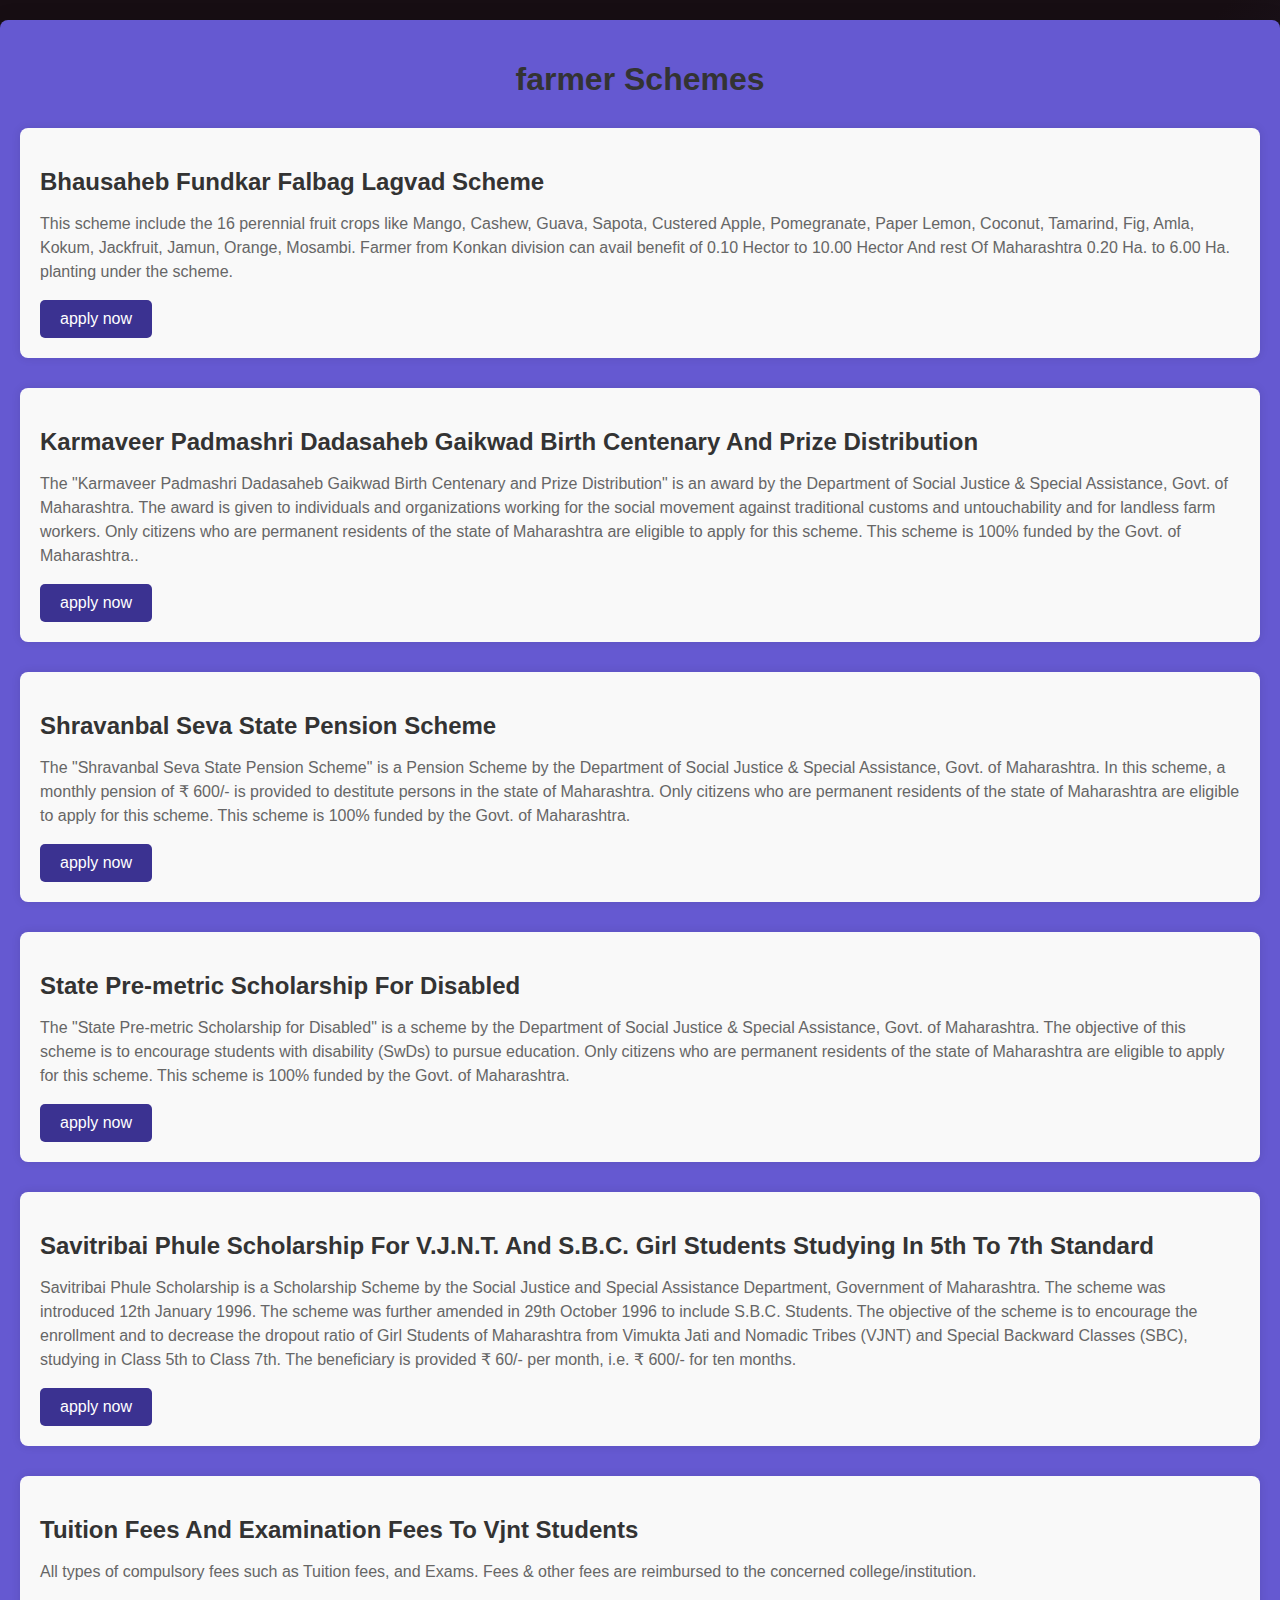
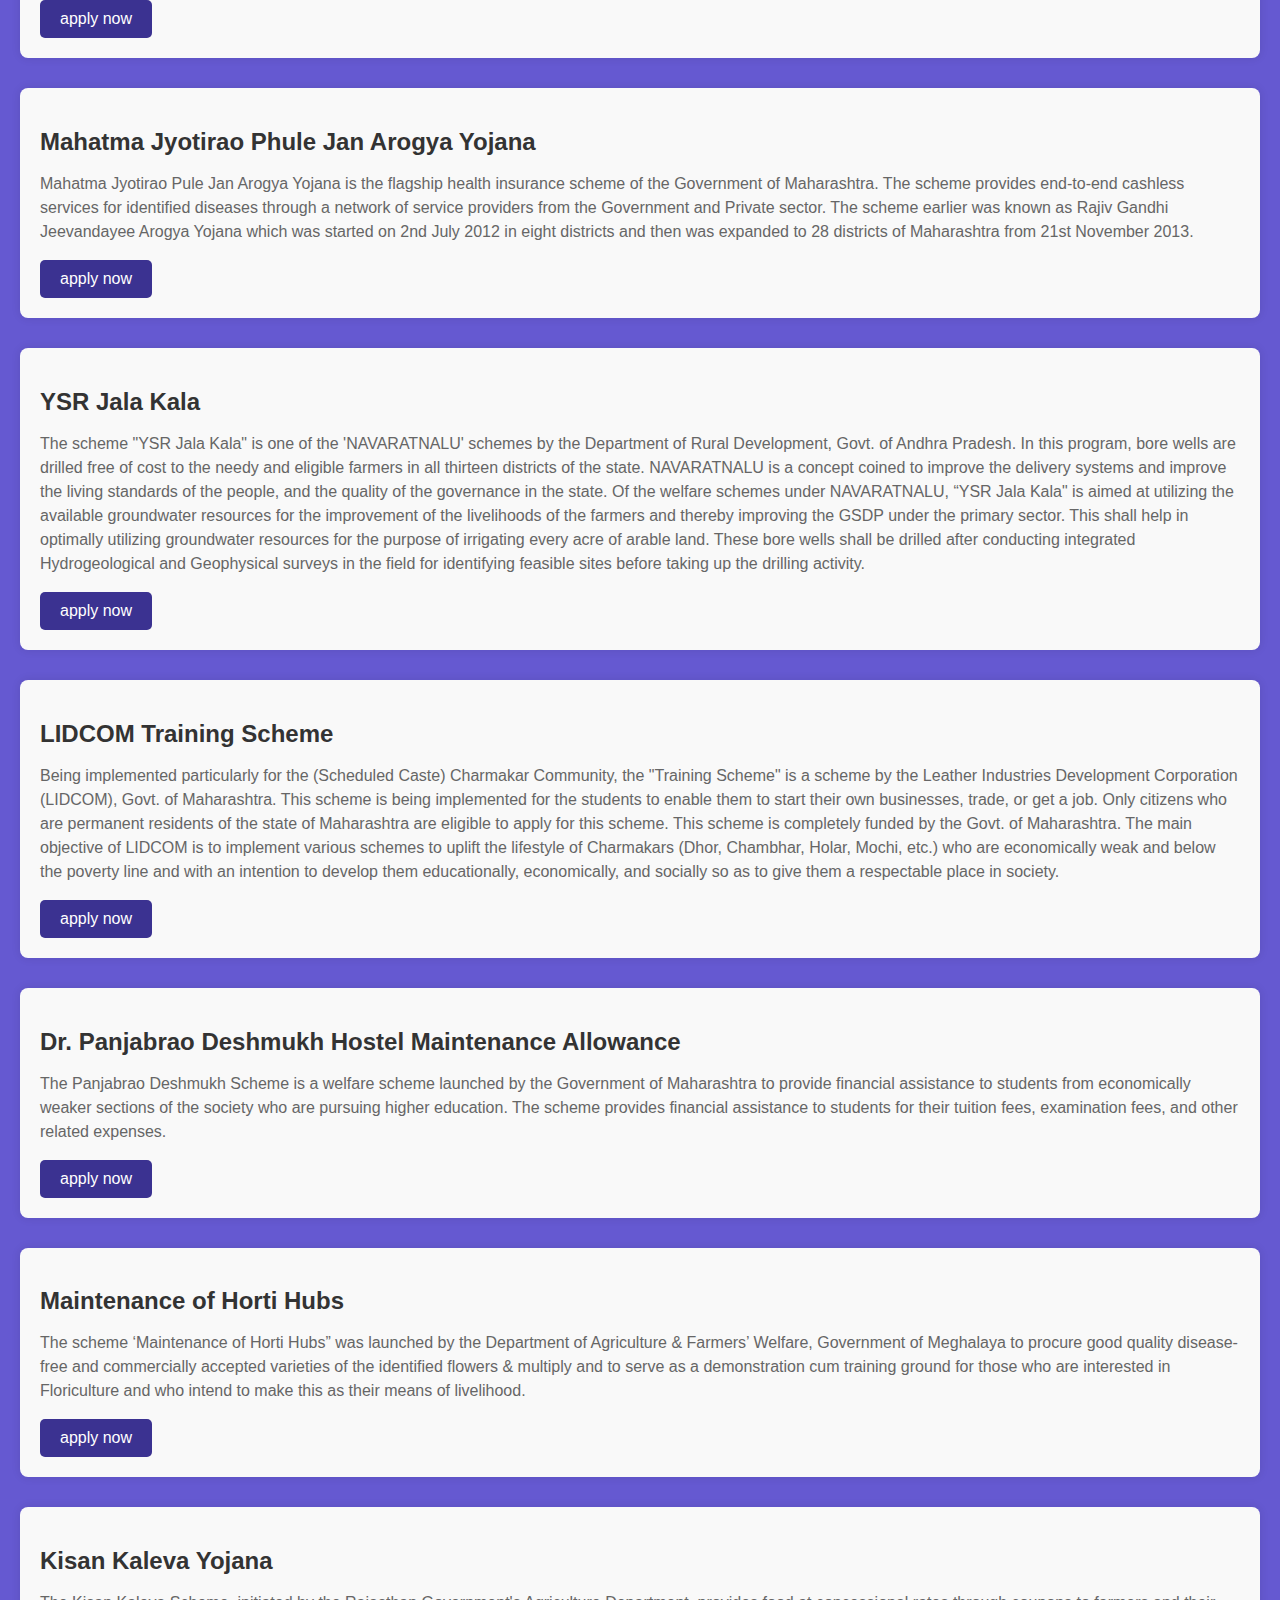
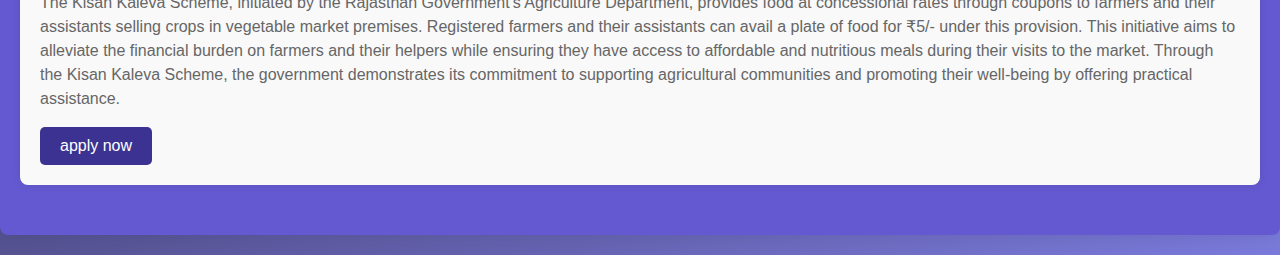
<file: allschemes/main/farmer.html>
<!DOCTYPE html>
<html lang="en">
<head>
<meta charset="UTF-8">
<meta name="viewport" content="width=device-width, initial-scale=1.0">
<title>farmer Schemes</title>
<style>
    body {
        font-family: Arial, sans-serif;
        background-color: #7a7adb;
         background-image: linear-gradient(315deg, #7a7adb 0%, #170e13 74%);

        margin: 0;
        padding: 0;
    }

    .container {
        max-width: 1420px;
        margin: 20px auto;
        padding: 20px;
        background-color: #6559d1;
        border-radius: 8px;
        box-shadow: 0 0 20px rgba(0, 0, 0, 0.1);
    }

    h1 {
        color: #333;
        text-align: center;
        margin-bottom: 30px;
    }
    h2{
        text-decoration: none;
    }

    .scheme {
        margin-bottom: 30px;
        padding: 20px;
        background-color: #f9f9f9;
        border-radius: 8px;
        box-shadow: 0 0 10px rgba(0, 0, 0, 0.1);
        transition: transform 0.3s ease;
    }

    .scheme:hover {
        transform: translateY(-5px);
    }

    .scheme h2 {
        color: #333;
        margin-bottom: 10px;
        text-decoration: none;
    }

    .scheme p {
        color: #666;
        line-height: 1.5;
    }

    /* Button Style */
    .button {
        display: inline-block;
        padding: 10px 20px;
        background-color: #3B3291;
        color: #fff;
        text-decoration: none;
        border-radius: 5px;
        transition: background-color 0.3s ease;
    }

    .button:hover {
        background-color: #0056b3;
    }

</style>
</head>
<body>

<div class="container">
    <h1>farmer Schemes</h1>
    
    <div class="scheme">
        <h2>Bhausaheb Fundkar Falbag Lagvad Scheme</h2>
        <p>This scheme include the 16 perennial fruit crops like Mango, Cashew, Guava, Sapota, Custered Apple, Pomegranate, Paper Lemon, Coconut, Tamarind, Fig, Amla, Kokum, Jackfruit, Jamun, Orange, Mosambi. Farmer from Konkan division can avail benefit of 0.10 Hector to 10.00 Hector And rest Of Maharashtra 0.20 Ha. to 6.00 Ha. planting under the scheme. 


        </p>
        <a href="https://mahadbt.maharashtra.gov.in/Farmer/SchemeData/SchemeData?str=E9DDFA703C38E51AD8FABF0B538FA508" class="button">apply now</a>
    </div>
    
    <div class="scheme">
        <h2>Karmaveer Padmashri Dadasaheb Gaikwad Birth Centenary And Prize Distribution</h2>
        <p>The "Karmaveer Padmashri Dadasaheb Gaikwad Birth Centenary and Prize Distribution" is an award by the Department of Social Justice & Special Assistance, Govt. of Maharashtra. The award is given to individuals and organizations working for the social movement against traditional customs and untouchability and for landless farm workers. Only citizens who are permanent residents of the state of Maharashtra are eligible to apply for this scheme. This scheme is 100% funded by the Govt. of Maharashtra..</p>
        <a href="https://sjsa.maharashtra.gov.in/en/schemes-page?scheme_nature=40" class="button">apply now</a>
    </div>
    
    <div class="scheme">
        <h2>Shravanbal Seva State Pension Scheme</h2>
        <p>The "Shravanbal Seva State Pension Scheme" is a Pension Scheme by the Department of Social Justice & Special Assistance, Govt. of Maharashtra. In this scheme, a monthly pension of ₹ 600/- is provided to destitute persons in the state of Maharashtra. Only citizens who are permanent residents of the state of Maharashtra are eligible to apply for this scheme. This scheme is 100% funded by the Govt. of Maharashtra.</p>
        <a href="https://pune.gov.in/scheme/shravanbal-scheme/" class="button">apply now</a>
    </div>
    
    <div class="scheme">
        <h2>State Pre-metric Scholarship For Disabled</h2>
        <p>The "State Pre-metric Scholarship for Disabled" is a scheme by the Department of Social Justice & Special Assistance, Govt. of Maharashtra. The objective of this scheme is to encourage students with disability (SwDs) to pursue education. Only citizens who are permanent residents of the state of Maharashtra are eligible to apply for this scheme. This scheme is 100% funded by the Govt. of Maharashtra.</p>
        <a href="https://scholarshiparena.in/pre-matric-scholarship-for-students-with-disabilities/" class="button">apply now</a>
    </div>

    <div class="scheme">
        <h2>Savitribai Phule Scholarship For V.J.N.T. And S.B.C. Girl Students Studying In 5th To 7th Standard</h2>
        <p>Savitribai Phule Scholarship is a Scholarship Scheme by the Social Justice and Special Assistance Department, Government of Maharashtra. The scheme was introduced 12th January 1996. The scheme was further amended in 29th October 1996 to include S.B.C. Students. The objective of the scheme is to encourage the enrollment and to decrease the dropout ratio of Girl Students of Maharashtra from Vimukta Jati and Nomadic Tribes (VJNT) and Special Backward Classes (SBC), studying in Class 5th to Class 7th. The beneficiary is provided ₹ 60/- per month, i.e. ₹ 600/- for ten months.</p>
        <a href="https://obcbahujankalyan.maharashtra.gov.in/en/savitribai-phule-scholarship-obc-students-studying-5th-7th-class" class="button">apply now</a>
    </div>
    
    <div class="scheme">
        <h2>Tuition Fees And Examination Fees To Vjnt Students</h2>
        <p> All types of compulsory fees such as Tuition fees, and Exams. Fees & other fees are reimbursed to the concerned college/institution.</p>
        <a href="https://mahadbt.maharashtra.gov.in/SchemeData/SchemeData?str=E9DDFA703C38E51AF84D5DECD4CA9AB5" class="button">apply now</a>
    </div>
    
    <div class="scheme">
        <h2>Mahatma Jyotirao Phule Jan Arogya Yojana</h2>
        <p>Mahatma Jyotirao Pule Jan Arogya Yojana is the flagship health insurance scheme of the Government of Maharashtra. The scheme provides end-to-end cashless services for identified diseases through a network of service providers from the Government and Private sector. The scheme earlier was known as Rajiv Gandhi Jeevandayee Arogya Yojana which was started on 2nd July 2012 in eight districts and then was expanded to 28 districts of Maharashtra from 21st November 2013.</p>
        <a href="https://www.jeevandayee.gov.in/" class="button">apply now</a>
    </div>
    
    <div class="scheme">
        <h2>YSR Jala Kala</h2>
        <p>The scheme "YSR Jala Kala" is one of the 'NAVARATNALU' schemes by the Department of Rural Development, Govt. of Andhra Pradesh. In this program, bore wells are drilled free of cost to the needy and eligible farmers in all thirteen districts of the state. NAVARATNALU is a concept coined to improve the delivery systems and improve the living standards of the people, and the quality of the governance in the state. Of the welfare schemes under NAVARATNALU, “YSR Jala Kala" is aimed at utilizing the available groundwater resources for the improvement of the livelihoods of the farmers and thereby improving the GSDP under the primary sector.  This shall help in optimally utilizing groundwater resources for the purpose of irrigating every acre of arable land. These bore wells shall be drilled after conducting integrated Hydrogeological and Geophysical surveys in the field for identifying feasible sites before taking up the drilling activity.</p>
        <a href="https://ysrjalakala.ap.gov.in/YSRRB/Default.aspx" class="button">apply now</a>
    </div>
    
    <div class="scheme">
        <h2>LIDCOM Training Scheme</h2>
        <p>Being implemented particularly for the (Scheduled Caste) Charmakar Community, the "Training Scheme" is a scheme by the Leather Industries Development Corporation (LIDCOM), Govt. of Maharashtra. This scheme is being implemented for the students to enable them to start their own businesses, trade, or get a job. Only citizens who are permanent residents of the state of Maharashtra are eligible to apply for this scheme. This scheme is completely funded by the Govt. of Maharashtra. The main objective of LIDCOM is to implement various schemes to uplift the lifestyle of Charmakars (Dhor, Chambhar, Holar, Mochi, etc.) who are economically weak and below the poverty line and with an intention to develop them educationally, economically, and socially so as to give them a respectable place in society.</p>
        <a href="https://lidcom.in/" class="button">apply now</a>
    </div>
    
    <div class="scheme">
        <h2>Dr. Panjabrao Deshmukh Hostel Maintenance Allowance</h2>
        <p>The Panjabrao Deshmukh Scheme is a welfare scheme launched by the Government of Maharashtra to provide financial assistance to students from economically weaker sections of the society who are pursuing higher education. The scheme provides financial assistance to students for their tuition fees, examination fees, and other related expenses.</p>
        <a href="https://mahadbt.maharashtra.gov.in/SchemeData/SchemeData?str=E9DDFA703C38E51AA5337B52CE309785" class="button">apply now</a>
    </div>
    
    <div class="scheme">
        <h2>Maintenance of Horti Hubs</h2>
        <p>The scheme ‘Maintenance of Horti Hubs” was launched by the Department of Agriculture & Farmers’ Welfare, Government of Meghalaya to procure good quality disease-free and commercially accepted varieties of the identified flowers & multiply and to serve as a demonstration cum training ground for those who are interested in Floriculture and who intend to make this as their means of livelihood.</p>
        <a href="https://megagriculture.gov.in/Home.aspx" class="button">apply now</a>
    </div>
    
    <div class="scheme">
        <h2> Kisan Kaleva Yojana</h2>
        <p>The Kisan Kaleva Scheme, initiated by the Rajasthan Government's Agriculture Department, provides food at concessional rates through coupons to farmers and their assistants selling crops in vegetable market premises. Registered farmers and their assistants can avail a plate of food for ₹5/- under this provision. This initiative aims to alleviate the financial burden on farmers and their helpers while ensuring they have access to affordable and nutritious meals during their visits to the market. Through the Kisan Kaleva Scheme, the government demonstrates its commitment to supporting agricultural communities and promoting their well-being by offering practical assistance.</p>
        <a href="https://digilocker.meripehchaan.gov.in/signin/oauth_partner/%252Foauth2%252F1%252Fconsent%253Flogo%253D1679484337_logo.png%2526acr%253Daadhaar%252Bmobile%2526response_type%253Dcode%2526client_id%253DJN4A657B18%2526state%253Dmyscheme%2526redirect_uri%253Dhttps%25253A%25252F%25252Fwww.myscheme.gov.in%25252Fapi%25252Fauth%25252Fdigilocker%25252Fcallback%2526code_challenge%253DZjk3NzU4NzUyZTY3YzhmMWRjYWVmMTc2MWNlYzAwMWQ2MDBiNjhmZDQ3M2E1MDgwMjE5OTVlY2MzNGQzZjZkYQ%2526code_challenge_method%253DS256%2526scope%253Dopenid%252Baddress%252Bpicture%2526orgid%253D018015%2526txn%253D6615765524f01oauth21712682581%2526hashkey%253D3fccc0f450cc0ee463519d785cc6c1421582f86b15894bd873a9de9dbbef0b5a%2526requst_pdf%253DY%2526app_name%253DbXlzY2hlbWU%25253D%2526signup%253Dsignup" class="button">apply now</a>
    </div>
    

</div>

</body>
</html>
</file>
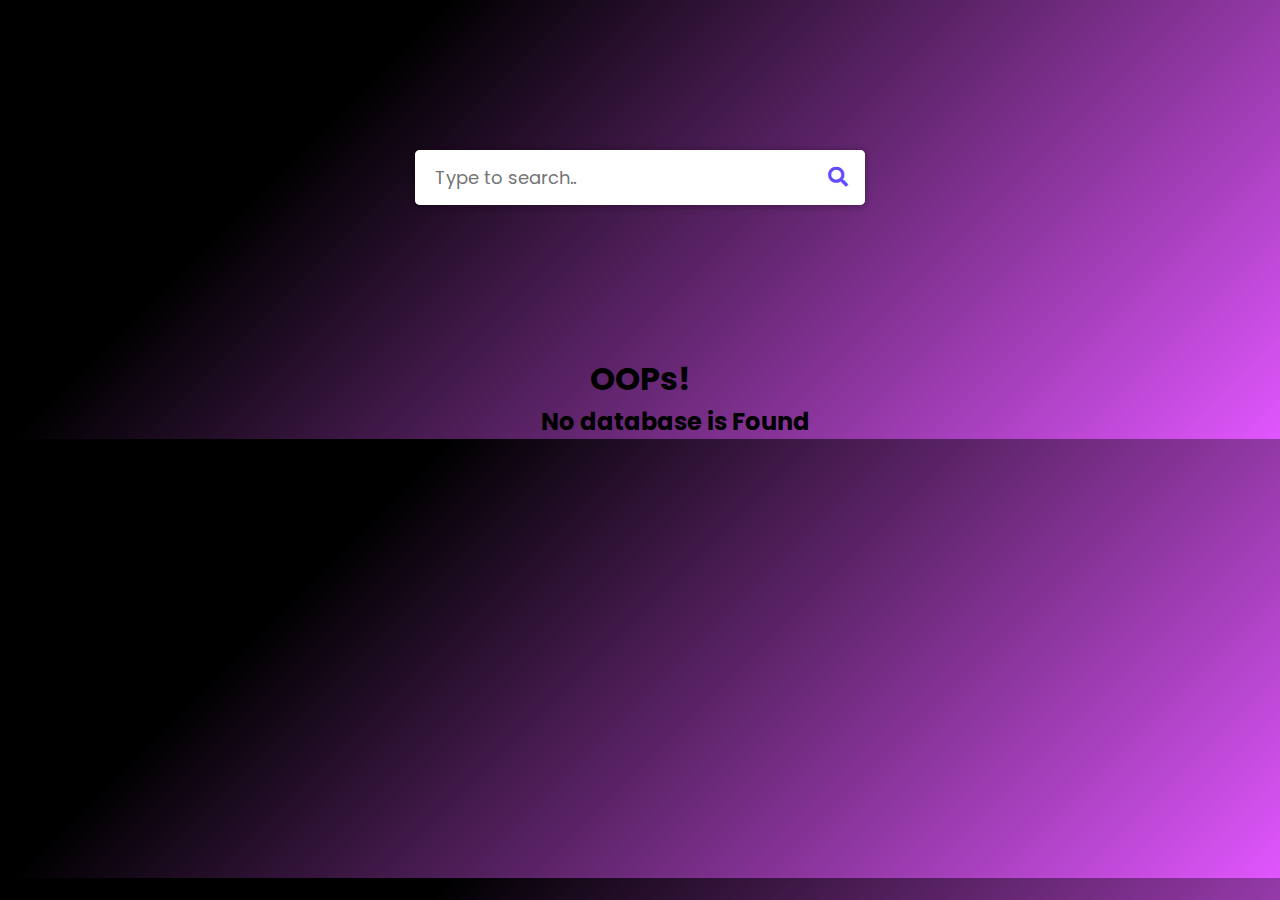
<file: allschemes/main/search.html>
<!DOCTYPE html>
<!-- Created By CodingNepal - www.codingnepalweb.com -->
<html lang="en" dir="ltr">
  <head>
    <meta charset="utf-8">
    <title>Autocomplete Search Box | CodingNepal</title>
    
   <meta name="viewport" content="width=device-width, initial-scale=1.0">
    <link rel="stylesheet" href="https://cdnjs.cloudflare.com/ajax/libs/font-awesome/5.15.3/css/all.min.css"/>
    <style>
    @import url('https://fonts.googleapis.com/css2?family=Poppins:wght@200;300;400;500;600;700&display=swap');
*{
  margin: 0;
  padding: 0;
  box-sizing: border-box;
  font-family: 'Poppins', sans-serif;
}

body{
  background-color: #e056fd;
background-image: linear-gradient(315deg, #e056fd 0%, #000000 74%);
  padding: 0 20px;
}

::selection{
  color: #fff;
  background: #ffffff;
}

.wrapper{
  max-width: 450px;
  margin: 150px auto;
}

.wrapper .search-input{
  background: #fff;
  width: 100%;
  border-radius: 5px;
  position: relative;
  box-shadow: 0px 1px 5px 3px rgba(0,0,0,0.12);
}

.search-input input{
  height: 55px;
  width: 100%;
  outline: none;
  border: none;
  border-radius: 5px;
  padding: 0 60px 0 20px;
  font-size: 18px;
  box-shadow: 0px 1px 5px rgba(0,0,0,0.1);
}

.search-input.active input{
  border-radius: 5px 5px 0 0;
}

.search-input .autocom-box{
  padding: 0;
  opacity: 0;
  pointer-events: none;
  max-height: 280px;
  overflow-y: auto;
}

.search-input.active .autocom-box{
  padding: 10px 8px;
  opacity: 1;
  pointer-events: auto;
}

.autocom-box li{
  list-style: none;
  padding: 8px 12px;
  display: none;
  width: 100%;
  cursor: default;
  border-radius: 3px;
}

.search-input.active .autocom-box li{
  display: block;
}
.autocom-box li:hover{
  background: #efefef;
}

.search-input .icon{
  position: absolute;
  right: 0px;
  top: 0px;
  height: 55px;
  width: 55px;
  text-align: center;
  line-height: 55px;
  font-size: 20px;
  color: #644bff;
  cursor: pointer;
}

h1{
  justify-content: center;
  margin-top: 4%;
  margin-left: 46%;
}
h2{
  justify-content: center;
  margin-top:1px;
  margin-left: 42%;
  display:;
}



    </style>
  </head>
  <body>
    <div class="wrapper">
      <div class="search-input">
        <a href="" target="_blank" hidden></a>
        <input type="text" placeholder="Type to search..">
        <div class="autocom-box">
          <!-- here list are inserted from javascript -->
        </div>
        <div class="icon"><i class="fas fa-search"></i></div>
      </div>
    </div>
      <h1>OOPs!</h1>
      <h2>No database is Found</h2>
    
    

  </body>
  <script>
   let suggestions = [
    "Channel",
    "CodingLab",
    "CodingNepal",
    "YouTube",
    "YouTuber",
    "YouTube Channel",
    "Blogger",
    "Bollywood",
    "Vlogger",
    "Vechiles",
    "Facebook",
    "Freelancer",
    "Facebook Page",
    "Designer",
    "Developer",
    "Web Designer",
    "Web Developer",
    "Login Form in HTML & CSS",
    "How to learn HTML & CSS",
    "How to learn JavaScript",
    "How to became Freelancer",
    "How to became Web Designer",
    "How to start Gaming Channel",
    "How to start YouTube Channel",
    "What does HTML stands for?",
    "What does CSS stands for?",
];
// getting all required elements
const searchWrapper = document.querySelector(".search-input");
const inputBox = searchWrapper.querySelector("input");
const suggBox = searchWrapper.querySelector(".autocom-box");
const icon = searchWrapper.querySelector(".icon");
let linkTag = searchWrapper.querySelector("a");
let webLink;

// if user press any key and release
inputBox.onkeyup = (e)=>{
    let userData = e.target.value; //user enetered data
    let emptyArray = [];
    if(userData){
        icon.onclick = ()=>{
            webLink = `https://www.google.com/search?q=${userData}`;
            linkTag.setAttribute("href", webLink);
            linkTag.click();
        }
        emptyArray = suggestions.filter((data)=>{
            //filtering array value and user characters to lowercase and return only those words which are start with user enetered chars
            return data.toLocaleLowerCase().startsWith(userData.toLocaleLowerCase());
        });
        emptyArray = emptyArray.map((data)=>{
            // passing return data inside li tag
            return data = `<li>${data}</li>`;
        });
        searchWrapper.classList.add("active"); //show autocomplete box
        showSuggestions(emptyArray);
        let allList = suggBox.querySelectorAll("li");
        for (let i = 0; i < allList.length; i++) {
            //adding onclick attribute in all li tag
            allList[i].setAttribute("onclick", "select(this)");
        }
    }else{
        searchWrapper.classList.remove("active"); //hide autocomplete box
    }
}

function select(element){
    let selectData = element.textContent;
    inputBox.value = selectData;
    icon.onclick = ()=>{
        webLink = `https://www.google.com/search?q=${selectData}`;
        linkTag.setAttribute("href", webLink);
        linkTag.click();
    }
    searchWrapper.classList.remove("active");
}

function showSuggestions(list){
    let listData;
    if(!list.length){
        userValue = inputBox.value;
        listData = `<li>${userValue}</li>`;
    }else{
      listData = list.join('');
    }
    suggBox.innerHTML = listData;
}
}

  </script>
</html>
</file>
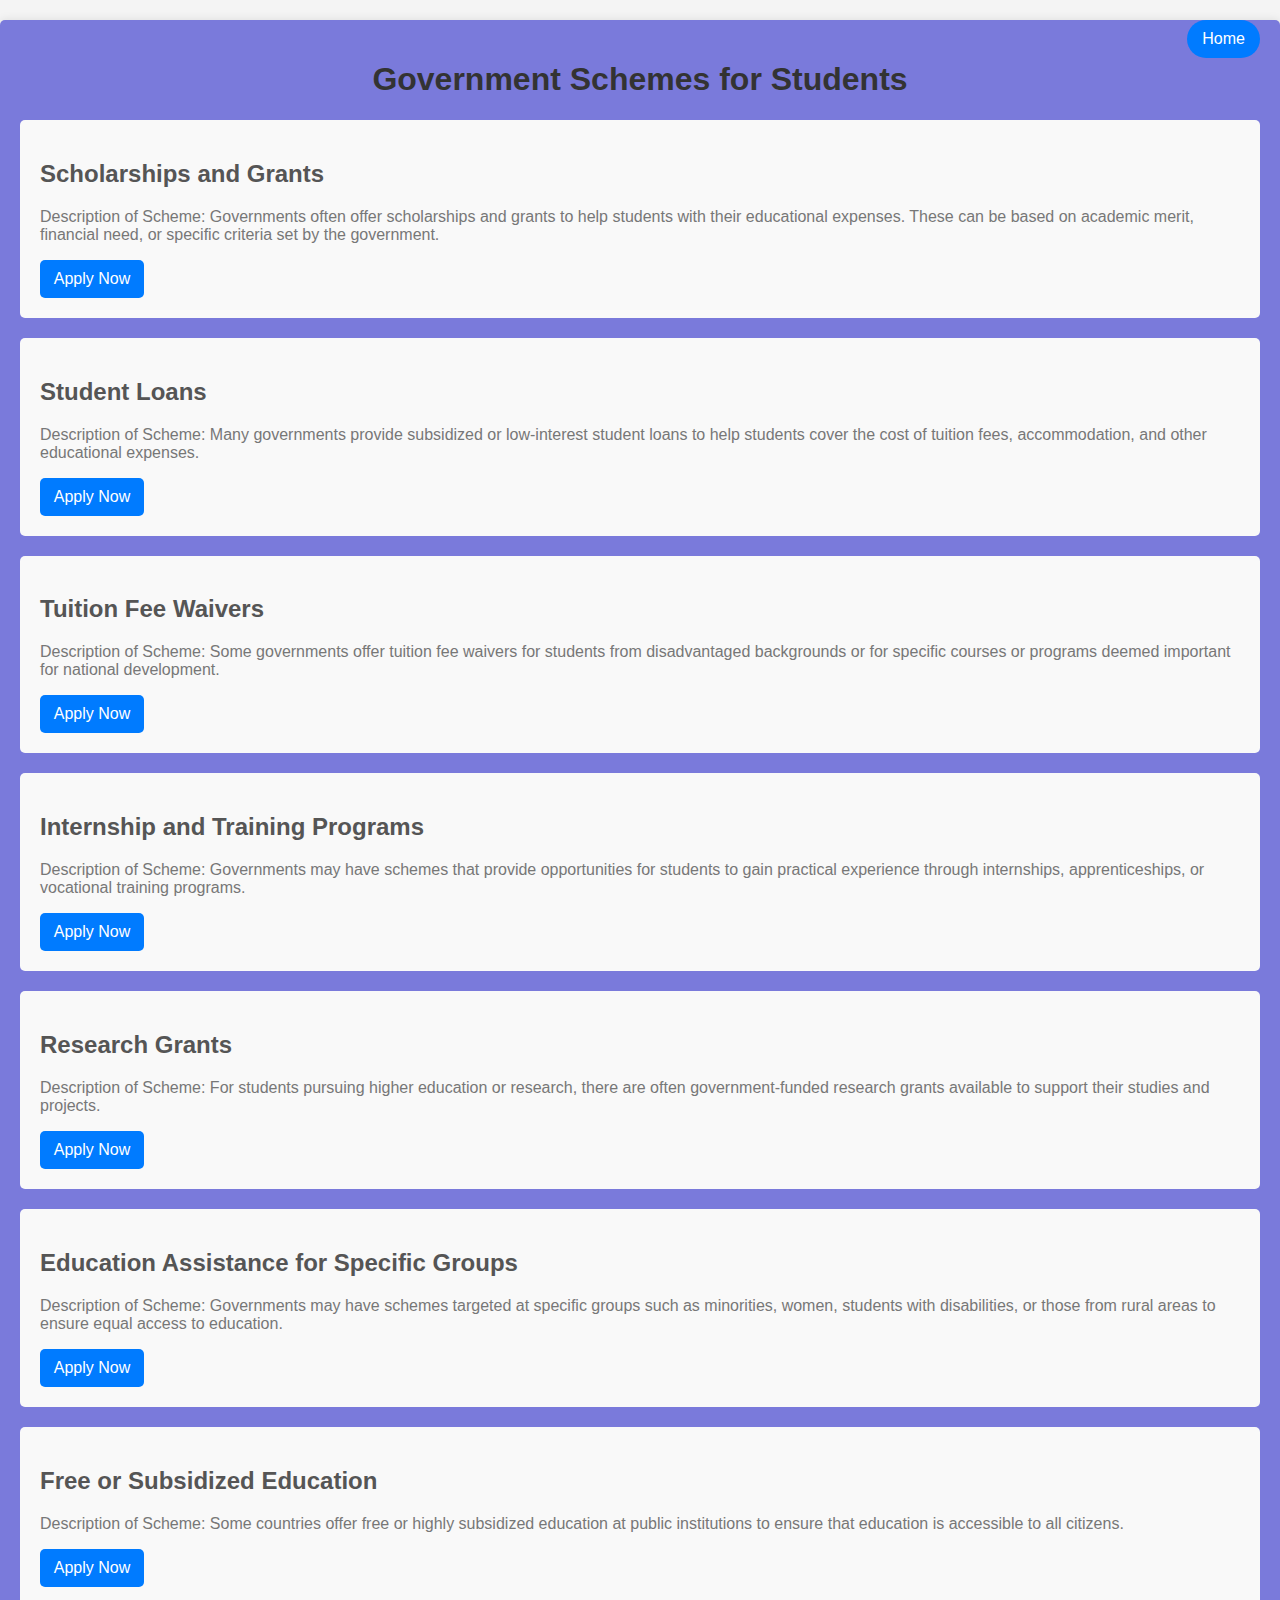
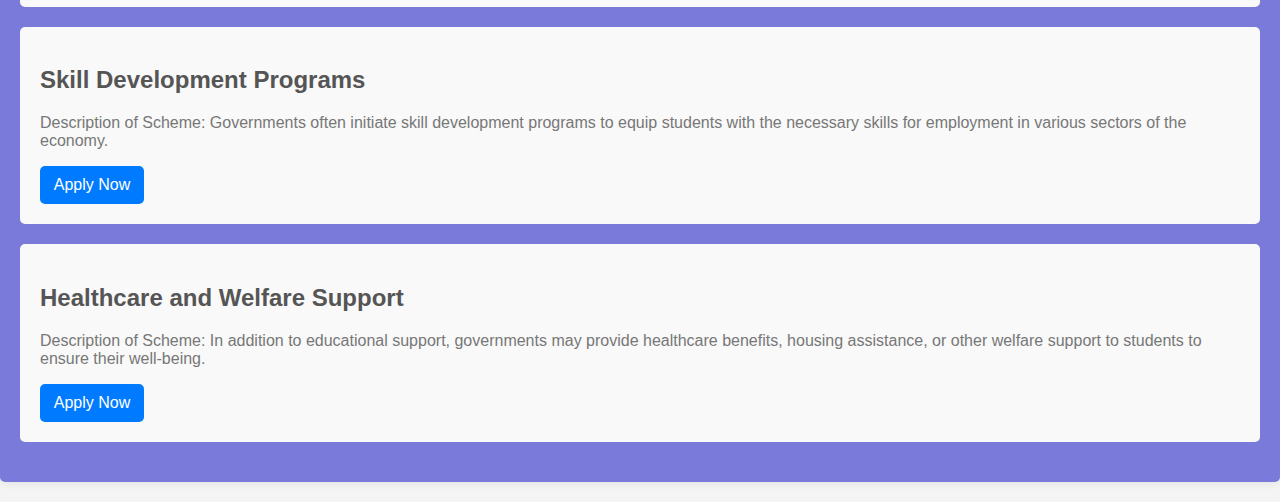
<file: allschemes/main/student.html>
<!DOCTYPE html>
<html lang="en">
<head>
<meta charset="UTF-8">
<meta name="viewport" content="width=device-width, initial-scale=1.0">
<title>Government Schemes for Students</title>

</head>
<body>
    <style>
        body {
    font-family: Arial, sans-serif;
    margin: 0;
    padding: 0;
    background-color: #f4f4f4;
}

.container {
    max-width: 1470px;
    margin: 20px auto;
    padding: 20px;
    background-color: #7a7adb;
    border-radius: 5px;
    box-shadow: 0 0 10px rgba(0, 0, 0, 0.1);
}

h1 {
    text-align: center;
    color: #333;
}

.scheme {
    margin-bottom: 20px;
    padding: 20px;
    background-color: #f9f9f9;
    border-radius: 5px;
}

.scheme h2 {
    color: #555;
}

.scheme p {
    color: #777;
}

.button {
    display: block;
    width: 7%;
    text-align: center;
    background-color: #007bff;
    color: #fff;
    padding: 10px;
    border: none;
    border-radius: 5px;
    text-decoration: none;
    transition: background-color 0.3s;
}

.button:hover {
    background-color: #0056b3;
}

/* Responsive CSS */
@media screen and (max-width: 768px) {
    .container {
        max-width: 90%;
    }
    .scheme {
        padding: 15px;
    }
}

/* Home button */
.home-button {
    position: fixed;
    top: 20px;
    right: 20px;
    background-color: #007bff;
    color: #fff;
    padding: 10px 15px;
    border: none;
    border-radius: 70px;
    cursor: pointer;
    z-index: 999;
    text-decoration: none;
}
    </style>


    <a href="index.html" class="home-button">Home</a>

<div class="container">
    <h1>Government Schemes for Students</h1>

    <div class="scheme">
        <h2>Scholarships and Grants</h2>
        <p>Description of Scheme: Governments often offer scholarships and grants to help students with their educational expenses. These can be based on academic merit, financial need, or specific criteria set by the government.</p>
        <a href="https://students.ahzassociates.co.uk/study-in-uk-from-india?utm_campaign=Delhi%20Google%20Ads&utm_source=ppc&utm_term=study%20abroad&utm_campaign=India+(Delhi)+Upcoming+Intake+2024&utm_source=adwords&utm_medium=ppc&hsa_acc=2073440710&hsa_cam=21017076190&hsa_grp=160761494296&hsa_ad=695039627261&hsa_src=g&hsa_tgt=kwd-10529701&hsa_kw=study%20abroad&hsa_mt=b&hsa_net=adwords&hsa_ver=3&gad_source=1&gclid=CjwKCAjwt-OwBhBnEiwAgwzrUkC34CLJJpjcqnc4e0VzX9fGAYNzrfZn27Scx50e96b9ey7XSUNjrhoCB8AQAvD_BwE" class="button">Apply Now</a> 
    </div>

    <div class="scheme">
        <h2>Student Loans</h2>
        <p>Description of Scheme: Many governments provide subsidized or low-interest student loans to help students cover the cost of tuition fees, accommodation, and other educational expenses.</p>
        <a href="https://unicreds.com/check-your-loan-eligibility?utm_source=google&utm_medium=cpc&utm_campaign=src-generic-geo-india&utm_term=edu%20loan&utm_content=education-broad&gad_source=1&gclid=CjwKCAjwt-OwBhBnEiwAgwzrUp4TVufTK0fbqWWkZjGZGO8Fjv9x4xgn3JKlLxZtrSJNHIX_SYfcjxoCEeYQAvD_BwE" class="button">Apply Now</a>
    </div>

    <div class="scheme">
        <h2>Tuition Fee Waivers</h2>
        <p>Description of Scheme: Some governments offer tuition fee waivers for students from disadvantaged backgrounds or for specific courses or programs deemed important for national development.</p>
        <a href="https://www.studyindiascholarship.com/fee-waivers/" class="button">Apply Now</a>
    </div>

    <div class="scheme">
        <h2>Internship and Training Programs</h2>
        <p>Description of Scheme: Governments may have schemes that provide opportunities for students to gain practical experience through internships, apprenticeships, or vocational training programs.</p>
        <a href="https://easyshiksha.com/online_courses/internship" class="button">Apply Now</a>
    </div>

    <div class="scheme">
        <h2>Research Grants</h2>
        <p>Description of Scheme: For students pursuing higher education or research, there are often government-funded research grants available to support their studies and projects.</p>
        <a href="https://serb.gov.in/page/research_grants" class="button">Apply Now</a>
    </div>

    <div class="scheme">
        <h2>Education Assistance for Specific Groups</h2>
        <p>Description of Scheme: Governments may have schemes targeted at specific groups such as minorities, women, students with disabilities, or those from rural areas to ensure equal access to education.</p>
        <a href="https://sevasahayog.org/programs/shikshan-sahayya-yojana-educational-assistance-scheme/" class="button">Apply Now</a>
    </div>

    <div class="scheme">
        <h2>Free or Subsidized Education</h2>
        <p>Description of Scheme: Some countries offer free or highly subsidized education at public institutions to ensure that education is accessible to all citizens.</p>
        <a href="https://www.right-to-education.org/issue-page/free-education" class="button">Apply Now</a>
    </div>

    <div class="scheme">
        <h2>Skill Development Programs</h2>
        <p>Description of Scheme: Governments often initiate skill development programs to equip students with the necessary skills for employment in various sectors of the economy.</p>
        <a href="https://nsdcindia.org/" class="button">Apply Now</a>
    </div>

    <div class="scheme">
        <h2>Healthcare and Welfare Support</h2>
        <p>Description of Scheme: In addition to educational support, governments may provide healthcare benefits, housing assistance, or other welfare support to students to ensure their well-being.</p>
        <a href="https://main.mohfw.gov.in/major-programmes/poor-patients-financial-support" class="button">Apply Now</a>
    </div>
</file>
